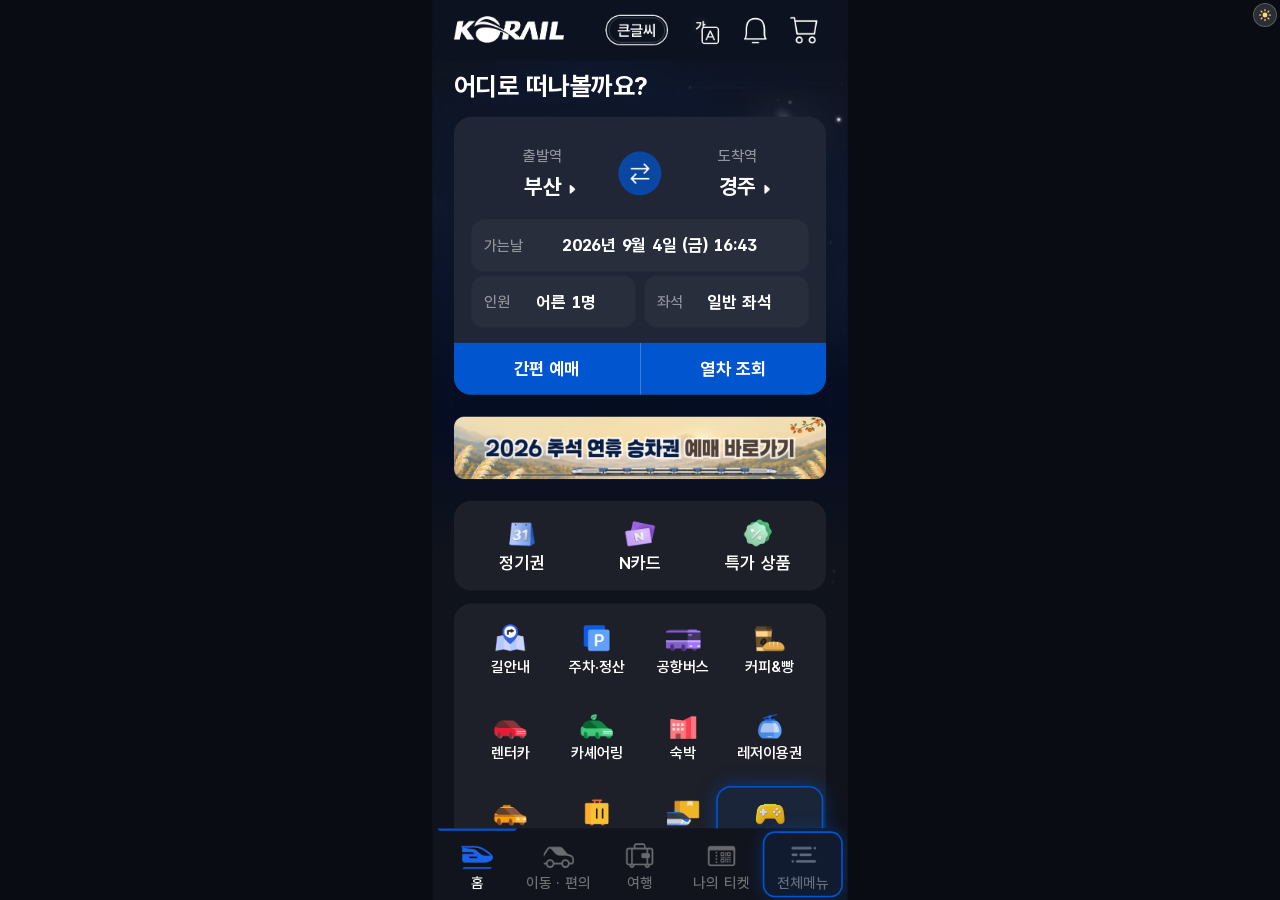
<file: index.html>
<!DOCTYPE html>
<html lang="ko">
<head>
<meta charset="utf-8">
<meta name="viewport" content="width=device-width,initial-scale=1,viewport-fit=cover">
<title>코레일플러스 — 홈</title>
<link rel="stylesheet" href="app.css">
<script src="fit.js"></script>
<script src="theme.js"></script>
<!-- minigame:start (탄소리포트 전용 빌드에서 제거되는 구간 — scripts/build-carbon.mjs) -->
<style>
  /* ═══ 미니게임 폴더 오버레이 (갤럭시 앱 폴더 스타일) ═══ */
  .folder-overlay{position:fixed;inset:0;z-index:50;
    display:flex;align-items:center;justify-content:center;}
  .folder-overlay.hidden{display:none;}

  .folder-bg{position:absolute;inset:0;background:rgba(0,0,0,.4);
    backdrop-filter:blur(12px);-webkit-backdrop-filter:blur(12px);
    opacity:0;transition:opacity .28s ease;}
  .folder-overlay.show .folder-bg{opacity:1;}

  .folder-container{position:relative;width:300px;max-width:80vw;
    background:#1D1F29;border-radius:28px;padding:19.335px 20px 19.99px;
    transform:scale(.3);opacity:0;
    transform-origin:var(--origin-x,50%) var(--origin-y,50%);
    transition:transform .32s cubic-bezier(.2,.9,.3,1.15),opacity .22s ease;
    box-shadow:0 20px 30px rgba(0,0,0,.5);}
  .folder-overlay.show .folder-container{transform:scale(1);opacity:1;}

  .folder-header h2{font-size:17.8px;line-height:21.33px;font-weight:700;}
  .folder-sub{margin-top:4.01px;font-size:13.5px;line-height:16.36px;color:#91939A;}

  /* 갤럭시 폴더 스타일 — Figma node 24:2887 실측값(피그마 프레임 "Background+Shadow") 그대로 적용 */
  .folder-grid{display:flex;align-items:flex-start;gap:12px;margin-top:16px;}
  .folder-app{position:relative;display:flex;flex-direction:column;
    align-items:center;justify-content:center;gap:6px;width:78px;
    border:0;background:none;padding:0;cursor:pointer;font-family:inherit;color:var(--txt);}

  .folder-icon{position:relative;width:78px;height:78px;border-radius:18px;}
  .folder-icon img{position:absolute;inset:0;width:100%;height:100%;
    border-radius:18px;object-fit:cover;}
  .folder-app.main .label{font-size:13.5px;line-height:16.36px;font-weight:700;text-align:center;}

  .folder-lockbox{position:relative;width:78px;height:78px;border-radius:18px;
    display:flex;align-items:center;justify-content:center;
    background:rgba(255,255,255,.05);opacity:.55;}
  .folder-app.locked .lock-icon{position:absolute;top:8px;right:8.33px;font-size:12px;}
  .folder-app.locked .q-icon{font-size:26px;line-height:1;}
  .folder-app.locked .hint{font-size:13.5px;line-height:16.36px;font-weight:600;color:#91939A;text-align:center;}

  .folder-app .badge-new{position:absolute;top:-6px;left:-6px;
    background:#0156D0;color:#fff;font-size:10px;
    padding:2px 8px;border-radius:10px;font-weight:700;}

  /* Coming soon 모달 */
  .modal{position:fixed;inset:0;z-index:60;display:flex;align-items:center;justify-content:center;
    background:rgba(0,0,0,.6);padding:24px;opacity:0;transition:opacity .2s ease;}
  .modal.hidden{display:none;}
  .modal.show{opacity:1;}
  .modal-box{width:100%;max-width:280px;background:var(--card-alt);
    border-radius:var(--r-card);padding:24px 20px;text-align:center;}
  .modal-box h3{font-size:var(--fs-2xl);line-height:var(--lh-2xl);font-weight:700;}
  .modal-box p{margin-top:10px;font-size:var(--fs-sm);line-height:1.6;color:var(--dim);}
  .modal-box button{margin-top:18px;width:100%;height:var(--tap);border:0;
    border-radius:var(--r-field);background:var(--primary);color:#fff;
    font-family:inherit;font-size:var(--fs-lg);font-weight:700;cursor:pointer;}

  @media (prefers-reduced-motion: reduce){
    .folder-bg,.folder-container,.modal{transition:none;}
  }
</style>
<!-- minigame:end -->
</head>
<body data-demo="on">
<script src="transition.js"></script>
<div class="app home">

  <!-- ═══ 헤더 (고정) ═══ -->
  <header class="appbar">
    <img class="logo" src="img/logo.png" alt="KORAIL">
    <div class="spacer"></div>
    <img class="pill" src="img/pill_bigtext.png" alt="큰글씨">
    <img class="hic" src="img/ic_lang.png" alt="언어">
    <img class="hic" src="img/ic_bell.png" alt="알림">
    <img class="hic" src="img/ic_cart.png" alt="장바구니">
  </header>

  <!-- ═══ 스크롤 영역 ═══ -->
  <main class="scroll">
    <h1 class="title">어디로 떠나볼까요?</h1>

    <!-- 검색 카드 -->
    <section class="card search">
      <div class="stations">
        <div class="st">
          <span class="lb">출발역</span>
          <span class="nm">부산<img class="arw" src="img/arrow.png" alt=""></span>
        </div>
        <img class="swap" src="img/ic_swap.png" alt="바꾸기">
        <div class="st">
          <span class="lb">도착역</span>
          <span class="nm">경주<img class="arw" src="img/arrow.png" alt=""></span>
        </div>
      </div>

      <div class="fld"><span class="lb">가는날</span><span class="vl">2026년 9월 4일 (금) 16:43</span></div>
      <div class="fld-row">
        <div class="fld"><span class="lb">인원</span><span class="vl">어른 1명</span></div>
        <div class="fld"><span class="lb">좌석</span><span class="vl">일반 좌석</span></div>
      </div>

      <div class="btns"><button>간편 예매</button><button>열차 조회</button></div>
    </section>

    <!-- 배너 -->
    <img class="banner" src="img/banner.png" alt="2026 추석 연휴 승차권 예매 바로가기">

    <!-- 정기권 / N카드 / 특가 상품 -->
    <section class="card quick">
      <a class="cell"><span class="ic"><img src="img/ic_pass.png" style="width:24.18px"></span><span class="lb">정기권</span></a>
      <a class="cell"><span class="ic"><img src="img/ic_ncard.png" style="width:27.73px"></span><span class="lb">N카드</span></a>
      <a class="cell"><span class="ic"><img src="img/ic_special.png" style="width:25.96px"></span><span class="lb">특가 상품</span></a>
    </section>

    <!-- 서비스 그리드 4×3 -->
    <section class="card grid">
      <a class="cell"><span class="ic"><img src="img/ic_map.png"     style="width:27.73px"></span><span class="lb">길안내</span></a>
      <a class="cell"><span class="ic"><img src="img/ic_parking.png" style="width:24.18px"></span><span class="lb">주차·정산</span></a>
      <a class="cell"><span class="ic"><img src="img/ic_bus.png"     style="width:32.00px"></span><span class="lb">공항버스</span></a>
      <a class="cell"><span class="ic"><img src="img/ic_coffee.png"  style="width:27.38px"></span><span class="lb">커피&amp;빵</span></a>

      <a class="cell"><span class="ic"><img src="img/ic_rent.png"    style="width:29.16px"></span><span class="lb">렌터카</span></a>
      <a class="cell"><span class="ic"><img src="img/ic_share.png"   style="width:29.16px"></span><span class="lb">카셰어링</span></a>
      <a class="cell"><span class="ic"><img src="img/ic_stay.png"    style="width:24.18px"></span><span class="lb">숙박</span></a>
      <a class="cell"><span class="ic"><img src="img/ic_leisure.png" style="width:22.76px"></span><span class="lb">레저이용권</span></a>

      <a class="cell"><span class="ic"><img src="img/ic_taxi.png"    style="width:29.16px"></span><span class="lb">관광택시</span></a>
      <a class="cell"><span class="ic"><img src="img/ic_lug.png"     style="width:22.76px"></span><span class="lb">짐배송</span></a>
      <a class="cell"><span class="ic"><img src="img/ic_parcel.png"  style="width:30.58px"></span><span class="lb">레일택배</span></a>

      <!-- minigame:start -->
      <!-- ★ 신규 -->
      <a class="cell new" id="miniGameCell" href="game.html" data-transition="none">
        <span class="ic"><img src="img/ic_game.png" style="width:29.87px"></span>
        <span class="lb">미니게임</span>
      </a>
      <!-- minigame:end -->
    </section>

    <!-- 하단 2카드 -->
    <div class="duo">
      <a class="card tile">
        <img class="tic" src="img/tile_trainmap.png" alt="">
        <span class="tt">열차 지도 보기</span>
        <span class="td">모든 열차 운행 정보를 한 눈에 확인</span>
      </a>
      <a class="card tile">
        <img class="tic" src="img/tile_railplus.png" alt="">
        <span class="tt">레일플러스</span>
        <span class="td">KTX 마일리지로 대중교통까지!</span>
      </a>
    </div>

    <div class="tail"></div>
  </main>

  <!-- ═══ 탭바 (고정) ═══ -->
  <nav class="tabbar">
    <a class="tab on" href="index.html"><img class="on-i" src="img/tab_home_on.png"><img class="off-i" src="img/tab_home_off.png"><span>홈</span></a>
    <a class="tab" data-transition="fade"><img class="on-i" src="img/tab_move_off.png"><img class="off-i" src="img/tab_move_off.png"><span>이동 · 편의</span></a>
    <a class="tab" data-transition="fade"><img class="on-i" src="img/tab_travel_off.png"><img class="off-i" src="img/tab_travel_off.png"><span>여행</span></a>
    <a class="tab" data-transition="fade"><img class="on-i" src="img/tab_ticket_off.png"><img class="off-i" src="img/tab_ticket_off.png"><span>나의 티켓</span></a>
    <a class="tab cue" href="allmenu.html" data-transition="fade"><img class="on-i" src="img/tab_menu_on.png"><img class="off-i" src="img/tab_menu_off.png"><span>전체메뉴</span></a>
  </nav>

</div>

<!-- minigame:start -->
<!-- ═══ 미니게임 폴더 오버레이 ═══ -->
<div id="folderOverlay" class="folder-overlay hidden">
  <div id="folderBg" class="folder-bg"></div>
  <div id="folderContainer" class="folder-container">
    <div class="folder-header">
      <h2>미니게임</h2>
      <p class="folder-sub">기차와 함께하는 즐거운 순간들</p>
    </div>
    <div class="folder-grid">
      <a class="folder-app main" href="game.html" data-transition="fade">
        <span class="folder-icon">
          <img src="img/ic_railrun.png" alt="">
          <span class="badge-new">NEW</span>
        </span>
        <span class="label">레일런</span>
      </a>
      <button class="folder-app locked" type="button" data-hint="겨울 준비중">
        <span class="folder-lockbox">
          <span class="q-icon">?</span>
          <span class="lock-icon">🔒</span>
        </span>
        <span class="hint">준비중</span>
      </button>
      <button class="folder-app locked" type="button" data-hint="준비중">
        <span class="folder-lockbox">
          <span class="q-icon">?</span>
          <span class="lock-icon">🔒</span>
        </span>
        <span class="hint">준비중</span>
      </button>
    </div>
  </div>
</div>

<div id="comingSoonModal" class="modal hidden">
  <div class="modal-box">
    <h3>곧 만나요!</h3>
    <p>다음 업데이트에서 새로운 미니게임을 <br> 공개할 예정이에요.</p>
    <button id="modalConfirm" type="button">확인</button>
  </div>
</div>

<script>
(() => {
  const cell = document.getElementById('miniGameCell');
  const overlay = document.getElementById('folderOverlay');
  const bg = document.getElementById('folderBg');
  const container = document.getElementById('folderContainer');
  const modal = document.getElementById('comingSoonModal');
  const reduceMotion = matchMedia('(prefers-reduced-motion: reduce)').matches;

  // 클릭한 아이콘 위치를 transform-origin(%)으로 환산해
  // "그 자리에서 커지는" 갤럭시 폴더 느낌을 낸다.
  // offsetWidth/Height 는 transform(scale)의 영향을 받지 않는 실제 레이아웃
  // 크기라, 컨테이너가 아직 scale(.3) 상태여도 최종 크기를 그대로 읽을 수 있다.
  function openFolder(){
    const r = cell.getBoundingClientRect();
    const iconCX = r.left + r.width/2;
    const iconCY = r.top + r.height/2;

    overlay.classList.remove('hidden');
    const cw = container.offsetWidth, ch = container.offsetHeight;
    const cLeft = (innerWidth - cw)/2, cTop = (innerHeight - ch)/2;
    container.style.setProperty('--origin-x', (cw ? ((iconCX-cLeft)/cw)*100 : 50)+'%');
    container.style.setProperty('--origin-y', (ch ? ((iconCY-cTop)/ch)*100 : 50)+'%');

    history.pushState({ folderOpen:true }, '');

    if(reduceMotion){ overlay.classList.add('show'); return; }
    requestAnimationFrame(()=>{
      requestAnimationFrame(()=> overlay.classList.add('show'));
    });
  }
  function closeFolderVisual(){
    overlay.classList.remove('show');
    if(reduceMotion) overlay.classList.add('hidden');
  }
  // 뒤로가기와 배경 클릭이 같은 닫힘 경로(popstate)를 타도록 통일
  function requestCloseFolder(){
    if(history.state && history.state.folderOpen) history.back();
    else closeFolderVisual();
  }
  container.addEventListener('transitionend', ()=>{
    if(!overlay.classList.contains('show')) overlay.classList.add('hidden');
  });
  window.addEventListener('popstate', ()=>{
    if(!modal.classList.contains('hidden')) closeModal();
    if(!overlay.classList.contains('hidden')) closeFolderVisual();
  });
  // 이 페이지를 벗어날 때(레일런 진입 등 실제 페이지 이동)는 폴더/모달을
  // 즉시 닫힌 기본 상태로 되돌려 둔다. 뒤로가기(bfcache 복원)는 이 시점의
  // DOM 스냅샷을 그대로 보여주므로, 그래야 game.html → 뒤로가기 시
  // "폴더가 열린 홈화면"이 아니라 기본 홈화면이 보인다.
  window.addEventListener('pagehide', ()=>{
    overlay.classList.remove('show');
    overlay.classList.add('hidden');
    modal.classList.remove('show');
    modal.classList.add('hidden');
  });

  cell.addEventListener('click', e=>{
    e.preventDefault();
    openFolder();
  });
  bg.addEventListener('click', requestCloseFolder);

  function openModal(){
    modal.classList.remove('hidden');
    if(reduceMotion){ modal.classList.add('show'); return; }
    requestAnimationFrame(()=> modal.classList.add('show'));
  }
  function closeModal(){
    modal.classList.remove('show');
    if(reduceMotion) modal.classList.add('hidden');
  }
  modal.addEventListener('transitionend', ()=>{
    if(!modal.classList.contains('show')) modal.classList.add('hidden');
  });
  document.querySelectorAll('.folder-app.locked').forEach(btn=>{
    btn.addEventListener('click', openModal);
  });
  document.getElementById('modalConfirm').addEventListener('click', closeModal);
  modal.addEventListener('click', e=>{ if(e.target===modal) closeModal(); });
})();
</script>
<!-- minigame:end -->
</body>
</html>
</file>
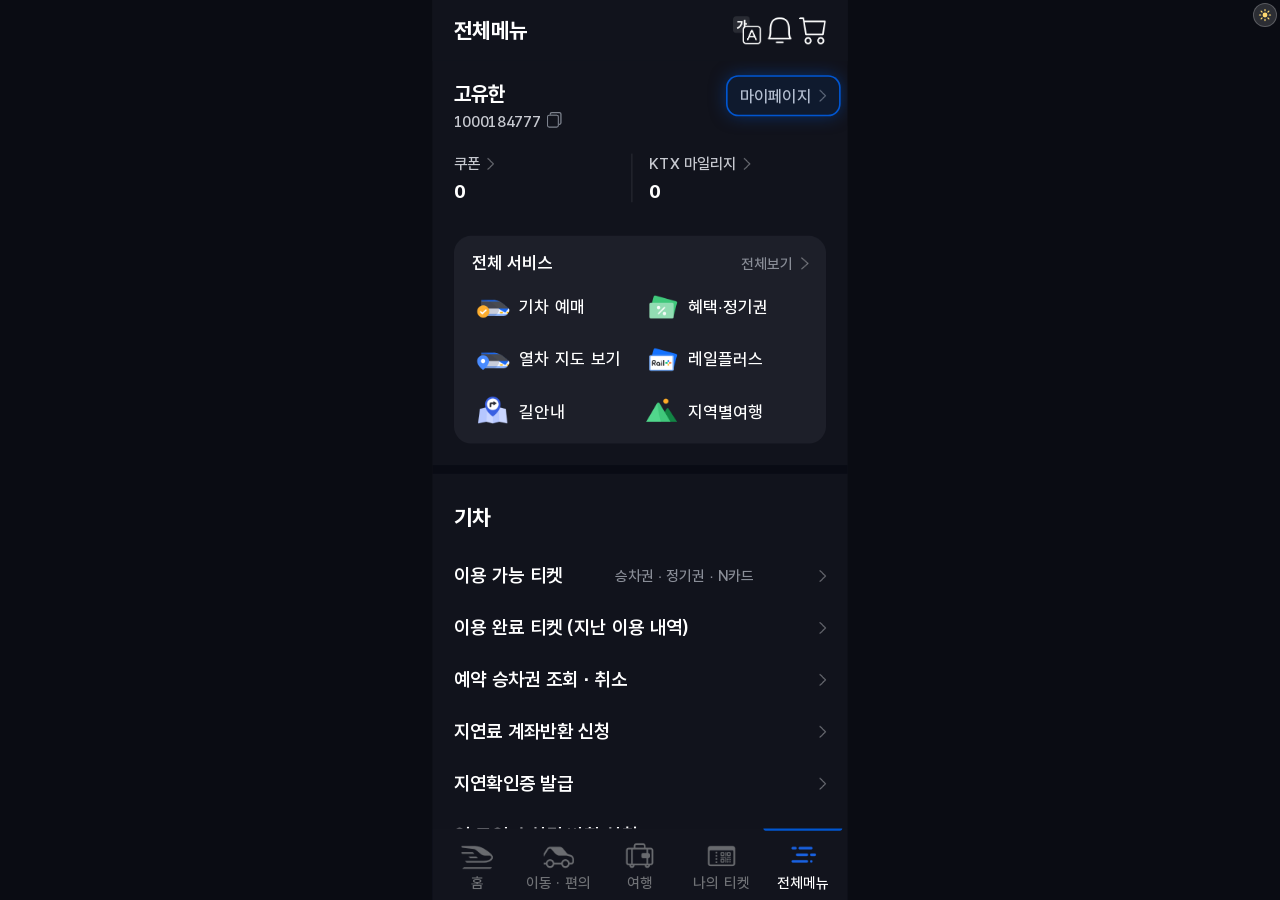
<file: allmenu.html>
<!DOCTYPE html>
<html lang="ko">
<head>
<meta charset="utf-8">
<meta name="viewport" content="width=device-width,initial-scale=1,viewport-fit=cover">
<title>코레일플러스 — 전체메뉴</title>
<link rel="stylesheet" href="app.css">
<script src="fit.js"></script>
<script src="theme.js"></script>
</head>
<body data-demo="on">
<script src="transition.js"></script>
<div class="app menu">

  <header class="appbar am">
    <h1>전체메뉴</h1>
    <div class="spacer"></div>
    <img class="hic" src="img/am_lang.png" style="width:25.24px" alt="언어">
    <img class="hic" src="img/am_bell.png" style="width:21.33px" alt="알림">
    <img class="hic" src="img/am_cart.png" style="width:25.60px" alt="장바구니">
  </header>

  <main class="scroll am-scroll">

    <!-- 프로필 -->
    <div class="profile">
      <div class="pl">
        <div class="pname">고유한</div>
        <div class="pid">1000184777 <span class="copy"></span></div>
      </div>
      <a class="pmy cue-row" href="mypage.html" data-transition="fade">마이페이지 <img src="img/chevron.png" alt=""></a>
    </div>

    <!-- 쿠폰 / 마일리지 -->
    <div class="stat">
      <a class="s"><span class="k">쿠폰 <img src="img/chevron.png" alt=""></span><span class="v">0</span></a>
      <a class="s"><span class="k">KTX 마일리지 <img src="img/chevron.png" alt=""></span><span class="v">0</span></a>
    </div>

    <!-- 전체 서비스 -->
    <section class="card svc">
      <div class="svchead"><span>전체 서비스</span><a class="more">전체보기 <img src="img/chevron.png" alt=""></a></div>
      <div class="svcgrid">
        <a class="si"><img src="img/sv_ticket.png?v=20261004" alt=""><span>기차 예매</span></a>
        <a class="si"><img src="img/sv_pass.png?v=20261004" alt=""><span>혜택∙정기권</span></a>
        <a class="si"><img src="img/sv_map.png?v=20261004" alt=""><span>열차 지도 보기</span></a>
        <a class="si"><img src="img/sv_railplus.png?v=20261004" alt=""><span>레일플러스</span></a>
        <a class="si"><img src="img/sv_nav.png?v=20261004" alt=""><span>길안내</span></a>
        <a class="si"><img src="img/sv_region.png?v=20261004" alt=""><span>지역별여행</span></a>
      </div>
    </section>

    <div class="band"></div>

    <!-- 기차 -->
    <h2 class="grp">기차</h2>
    <a class="row">이용 가능 티켓<span class="sub">승차권 ∙ 정기권 ∙ N카드</span><img src="img/chevron.png" alt=""></a>
    <a class="row">이용 완료 티켓 (지난 이용 내역)<img src="img/chevron.png" alt=""></a>
    <a class="row">예약 승차권 조회 ∙ 취소<img src="img/chevron.png" alt=""></a>
    <a class="row">지연료 계좌반환 신청<img src="img/chevron.png" alt=""></a>
    <a class="row">지연확인증 발급<img src="img/chevron.png" alt=""></a>
    <a class="row">역 구입 승차권 반환 신청<img src="img/chevron.png" alt=""></a>
    <a class="row">KTX 동행자 마일리지 적립<img src="img/chevron.png" alt=""></a>
    <a class="row">열차 출발안내<img src="img/chevron.png" alt=""></a>
    <a class="row">기업 전용 서비스<img class="ext" src="img/ic_ext.png" alt=""></a>

    <div class="band"></div>

    <!-- 이동 · 편의 & 여행 -->
    <h2 class="grp">이동 · 편의 &amp; 여행</h2>
    <a class="row">이용 가능 티켓<span class="sub">이용권 ∙ 패스</span><img src="img/chevron.png" alt=""></a>
    <a class="row">이용 완료 티켓 (지난 이용 내역)<img src="img/chevron.png" alt=""></a>
    <a class="row">예약 여행 상품 조회 ∙ 취소<img src="img/chevron.png" alt=""></a>
    <a class="row">여행상품 QR코드 인증하기<img src="img/chevron.png" alt=""></a>

    <div class="band"></div>

    <!-- 고객 지원 -->
    <h2 class="grp">고객 지원</h2>
    <div class="duo2">
      <a class="cs"><img src="img/ic_phone.png" style="width:12.8px">전화상담 연결</a>
      <a class="cs"><img src="img/ic_chat.png" style="width:14.93px">채팅상담 연결</a>
    </div>
    <a class="row">공지사항<img src="img/chevron.png" alt=""></a>
    <a class="row">자주하는 질문<img src="img/chevron.png" alt=""></a>
    <a class="row">유실물 신고<img src="img/chevron.png" alt=""></a>
    <a class="row">철도 범죄 신고<img src="img/chevron.png" alt=""></a>
    <a class="row">암표 제보<img src="img/chevron.png" alt=""></a>

    <div class="band"></div>

    <!-- 서비스 관리 -->
    <h2 class="grp">서비스 관리</h2>
    <a class="row">알림 설정<img src="img/chevron.png" alt=""></a>
    <a class="row">화면 모드 설정<span class="sub" data-light-text="밝은 모드">어두운 모드</span><img src="img/chevron.png" alt=""></a>
    <div class="row">승차권 자동 갱신 (30초)<span class="sw on"></span></div>
    <a class="row">약관 및 정책<img src="img/chevron.png" alt=""></a>
    <a class="row">사업자 정보<img src="img/chevron.png" alt=""></a>
    <div class="row">버전 정보<span class="sub ver">7.0.5</span></div>

    <div class="tail"></div>
  </main>

  <nav class="tabbar">
    <a class="tab" href="index.html" data-transition="fade"><img class="on-i" src="img/tab_home_on.png"><img class="off-i" src="img/tab_home_off.png"><span>홈</span></a>
    <a class="tab" data-transition="fade"><img class="on-i" src="img/tab_move_off.png"><img class="off-i" src="img/tab_move_off.png"><span>이동 · 편의</span></a>
    <a class="tab" data-transition="fade"><img class="on-i" src="img/tab_travel_off.png"><img class="off-i" src="img/tab_travel_off.png"><span>여행</span></a>
    <a class="tab" data-transition="fade"><img class="on-i" src="img/tab_ticket_off.png"><img class="off-i" src="img/tab_ticket_off.png"><span>나의 티켓</span></a>
    <a class="tab on" href="allmenu.html" data-transition="fade"><img class="on-i" src="img/tab_menu_on.png"><img class="off-i" src="img/tab_menu_off.png"><span>전체메뉴</span></a>
  </nav>

</div>
</body>
</html>
</file>
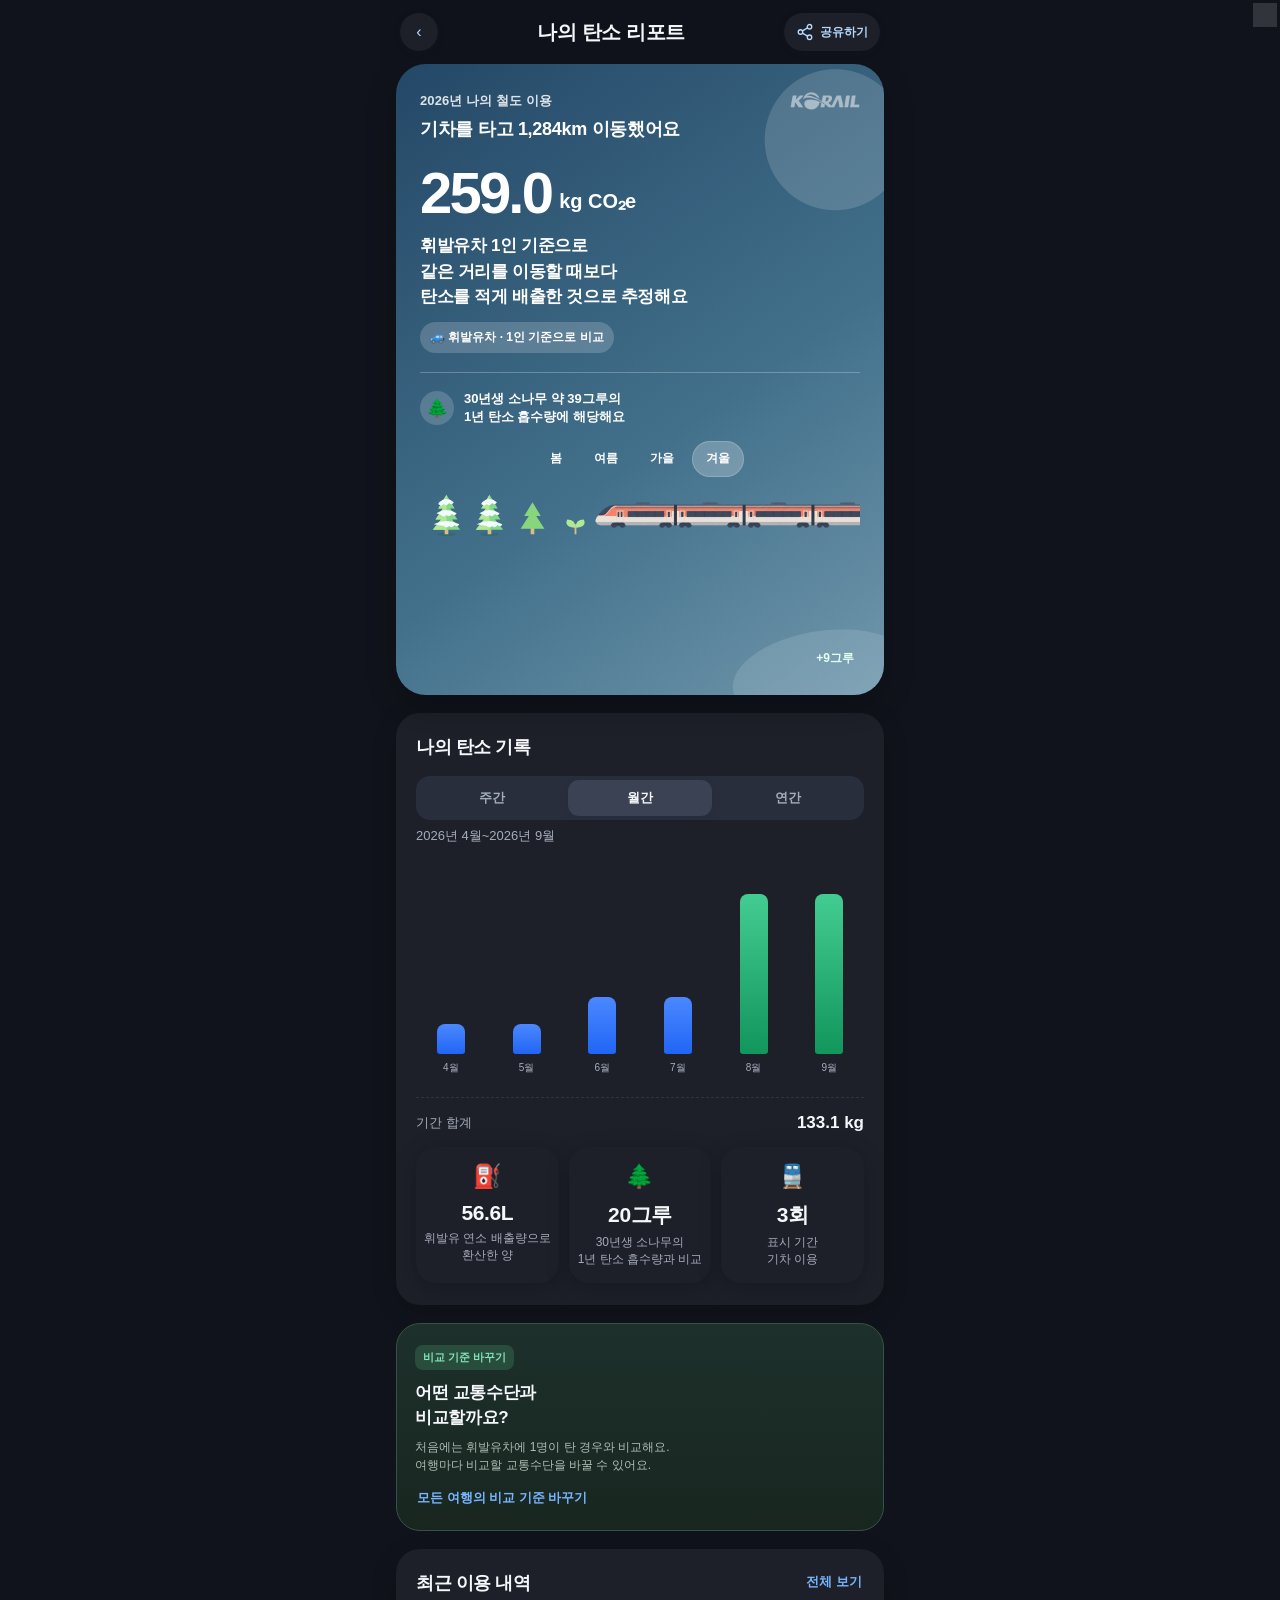
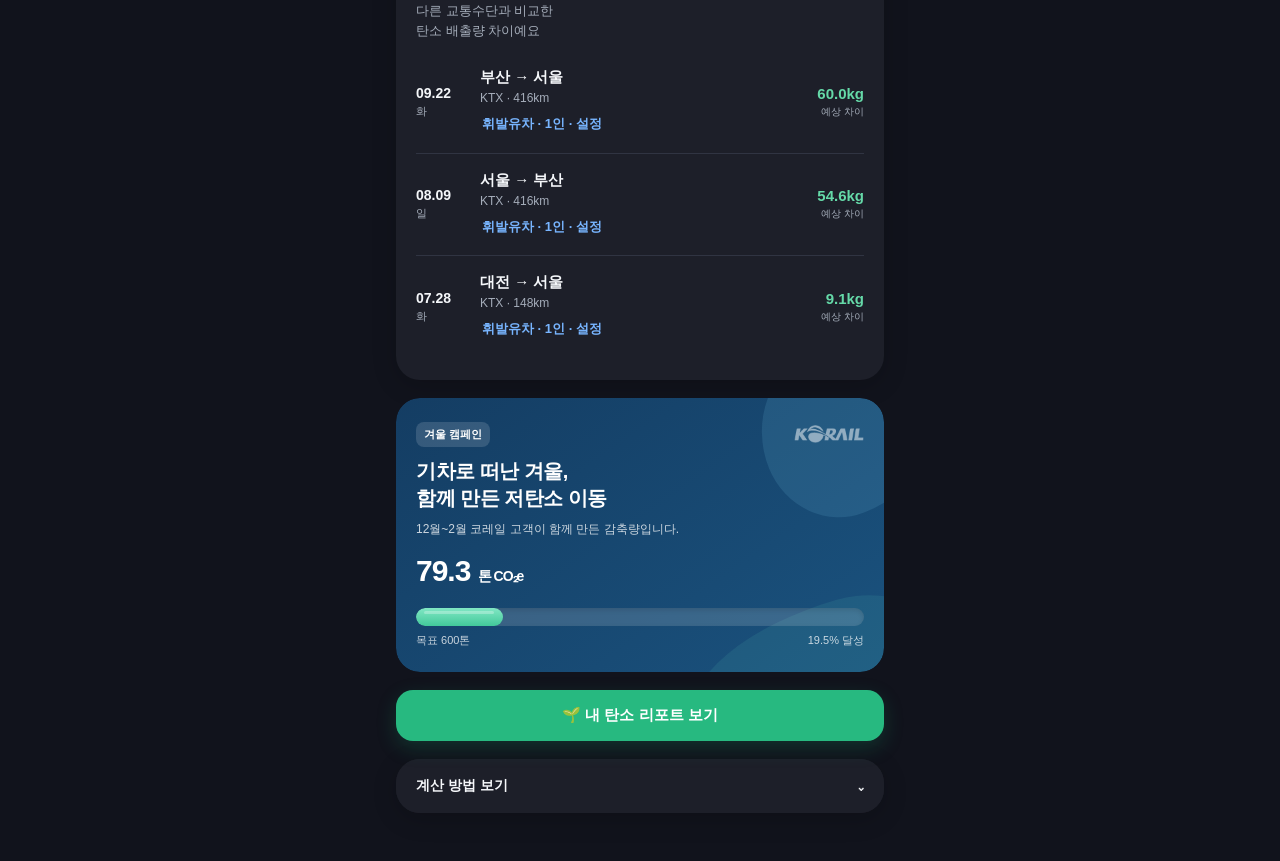
<file: carbon-report.html>
<!DOCTYPE html>
<html lang="ko">
<head>
<meta charset="UTF-8" />
<meta name="viewport" content="width=device-width, initial-scale=1.0" />
<script src="theme.js"></script>
<!-- 카카오 Developers JavaScript 키를 입력하고 SDK 도메인 및 제품 링크 도메인을 등록한다. -->
<meta name="kakao-javascript-key" content="" />
<script defer src="https://t1.kakaocdn.net/kakao_js_sdk/2.8.3/kakao.min.js" crossorigin="anonymous"></script>
<title>나의 탄소 리포트 | KORAIL</title>
<meta name="description" content="철도 이용에 따른 예상 탄소배출 차이를 확인하는 코레일 탄소 리포트" />
<link rel="icon" type="image/svg+xml" href="data:image/svg+xml,%3Csvg xmlns='http://www.w3.org/2000/svg' viewBox='0 0 32 32'%3E%3Crect width='32' height='32' rx='9' fill='%2319a66f'/%3E%3Cpath d='M9 22V10h4v5l6-5h5l-8 6 8 6h-5l-6-5v5z' fill='white'/%3E%3C/svg%3E" />
<style>
:root{
  --bg:#f4f6f8;
  --card:#ffffff;
  --text:#121820;
  --muted:#74808d;
  --line:#e8edf1;
  --navy:#123b61;
  --blue:#2779d7;
  --green:#19a66f;
  --green2:#0f8e5d;
  --soft-green:#eaf8f2;
  --soft-blue:#eef6ff;
  --yellow:#ffcc4d;
  --shadow:0 10px 30px rgba(21,45,68,.08);
  --radius:24px;
}
*{box-sizing:border-box}
body{
  margin:0;
  background:var(--bg);
  color:var(--text);
  font-family:-apple-system,BlinkMacSystemFont,"Pretendard","Noto Sans KR","Segoe UI",sans-serif;
}
button{font:inherit}
.app{
  width:min(100%, 520px);
  margin:0 auto;
  min-height:100vh;
  padding:0 0 48px;
}
.topbar{
  position:sticky; top:0; z-index:20;
  display:flex; align-items:center; justify-content:space-between;
  height:64px; padding:0 20px;
  background:rgba(244,246,248,.92);
  backdrop-filter:blur(14px);
}
.topbar h1{
  font-size:20px; margin:0; letter-spacing:-.4px;
}
.icon-btn{
  width:38px;height:38px;border:0;border-radius:50%;
  background:#fff;color:var(--navy);
  box-shadow:0 2px 10px rgba(20,45,70,.06);
  display:grid;place-items:center;cursor:pointer;
}
.content{padding:0 16px}
#reportShare{width:auto;flex-shrink:0;border-radius:999px;display:flex;gap:6px;padding:0 12px;font:inherit;font-size:12px;font-weight:700;white-space:nowrap}
#reportShare svg{width:18px;height:18px}
@media(max-width:380px){.topbar{padding:0 16px;gap:8px}.topbar h1{font-size:17px}#reportShare{padding:0 9px;gap:4px}}
.hero{
  position:relative;
  overflow:hidden;
  border-radius:30px;
  padding:28px 24px 24px;
  background:
    radial-gradient(circle at 90% 12%, rgba(255,255,255,.28) 0 70px, transparent 71px),
    linear-gradient(145deg,#0f8e65 0%,#1da978 58%,#39bd8f 100%);
  color:#fff;
  box-shadow:var(--shadow);
}
.hero::after{
  content:"";
  position:absolute;right:-28px;bottom:-26px;
  width:180px;height:90px;
  background:rgba(255,255,255,.12);
  border-radius:50% 50% 0 0;
  transform:rotate(-9deg);
}
.eyebrow{
  font-size:13px;font-weight:700;opacity:.84;letter-spacing:.1px
}
.hero-head{position:relative;z-index:1;display:flex;align-items:center;justify-content:space-between;gap:12px}
.hero-brand,.campaign-brand{display:block;flex-shrink:0;width:70px;height:auto;opacity:.5;user-select:none}
.distance{
  margin-top:7px;font-size:18px;font-weight:700;letter-spacing:-.3px
}
.hero-main{
  margin-top:24px;display:flex;align-items:flex-end;gap:8px
}
.hero-number{
  font-size:58px;line-height:.95;font-weight:800;letter-spacing:-2.8px
}
.hero-unit{font-size:20px;font-weight:700;padding-bottom:5px}
.hero-title{
  margin-top:13px;font-size:17px;line-height:1.5;font-weight:700;letter-spacing:-.35px
}
.badge{
  display:inline-flex;align-items:center;gap:6px;
  margin-top:12px;padding:7px 10px;border-radius:999px;
  background:rgba(255,255,255,.18);
  font-size:12px;font-weight:700
}
.tree-row{
  margin-top:19px;padding-top:17px;border-top:1px solid rgba(255,255,255,.25);
  display:flex;align-items:center;gap:10px;font-size:13px;font-weight:600
}
.tree-icon{
  width:34px;height:34px;border-radius:50%;background:rgba(255,255,255,.17);
  display:grid;place-items:center;font-size:18px
}
.pine-forest{position:relative;margin-top:16px;padding:0 6px 4px;overflow:hidden}
.forest-trees{display:grid;grid-template-columns:repeat(10,minmax(0,1fr));gap:8px 2px;align-items:end;min-height:44px}
.forest-tree{width:100%;height:44px;display:block;transform-origin:50% 100%}
.forest-stage{opacity:0;transition:opacity 140ms ease}
.forest-stage.is-current{opacity:1}
.forest-train{position:absolute;left:0;top:0;width:320px;aspect-ratio:7.5;overflow:hidden;pointer-events:none;z-index:2}
.forest-train img{position:absolute;left:0;top:-80%;display:block;width:100%;height:auto;max-width:none}
.forest-train[hidden]{display:none}
@media(prefers-reduced-motion:reduce){.forest-stage{transition:none}}
.forest-more{text-align:right;margin-top:9px;font-size:12px;font-weight:700;color:#ddfff1}
.forest-more[hidden]{display:none}
.pine-forest:not(.is-visible) .forest-tree{opacity:0}
.tree-icon{flex-shrink:0}
.hero[data-season="spring"]{background:radial-gradient(circle at 90% 12%,#ffffff38 0 70px,transparent 71px),linear-gradient(145deg,#287fa5,#409dbb 58%,#79bdd0)}
.hero[data-season="autumn"]{background:radial-gradient(circle at 90% 12%,#ffffff26 0 70px,transparent 71px),linear-gradient(145deg,#8b472c,#b66b36 58%,#ce9454)}
.hero[data-season="winter"]{background:radial-gradient(circle at 90% 12%,#ffffff26 0 70px,transparent 71px),linear-gradient(145deg,#244867,#42708b 58%,#7097ac)}
.season-tabs{position:relative;z-index:1;display:flex;justify-content:center;gap:4px;margin-top:15px}
.season-tabs button{border:0;border-radius:999px;padding:8px 14px;background:transparent;color:#fff;font:inherit;font-size:12px;font-weight:700;cursor:pointer;min-height:36px}
.season-tabs button[aria-pressed="true"]{background:rgba(255,255,255,.24);box-shadow:inset 0 0 0 1px #ffffff30}
.season-tabs button:hover{background:rgba(255,255,255,.16)}
@media(max-width:380px){.season-tabs{gap:2px}.season-tabs button{padding:8px 10px}}
.season-decoration,.autumn-canopy{display:none}
.hero[data-season="spring"] .spring-decoration,.hero[data-season="winter"] .winter-decoration{display:block}
.hero[data-season="autumn"] .autumn-canopy{display:block}
.hero[data-season="autumn"] .pine-canopy{display:none}
.season-detail{opacity:0;transform:scale(.5);transform-box:fill-box;transform-origin:center}
.forest-tree[data-stage="4"] .season-detail{animation:season-bloom 400ms ease both;animation-delay:var(--detail-delay,0ms)}
@keyframes season-bloom{to{opacity:1;transform:scale(1)}}
@media(prefers-reduced-motion:reduce){.forest-tree[data-stage="4"] .season-detail{animation:none;opacity:1;transform:none}}
.section{
  margin-top:18px;background:var(--card);border-radius:var(--radius);
  box-shadow:0 6px 24px rgba(26,45,63,.055);
  overflow:hidden;
}
.section-pad{padding:22px 20px}
.section-head{
  display:flex;align-items:flex-start;justify-content:space-between;gap:16px
}
.section-title{
  font-size:18px;font-weight:800;letter-spacing:-.45px;margin:0
}
.section-sub{
  margin:6px 0 0;color:var(--muted);font-size:13px;line-height:1.55
}
.text-btn{
  border:0;background:none;color:var(--blue);font-size:13px;font-weight:700;cursor:pointer;padding:2px
}
.segment{
  display:grid;grid-template-columns:repeat(3,1fr);gap:4px;
  margin-top:17px;padding:4px;background:#f1f4f6;border-radius:14px
}
.segment button{
  border:0;background:transparent;border-radius:11px;padding:9px 0;
  font-size:13px;color:#87919a;font-weight:700;cursor:pointer
}
.segment button.active{
  background:#fff;color:var(--text);box-shadow:0 2px 8px rgba(17,39,59,.08)
}
.chart{
  margin-top:42px;height:210px;display:flex;align-items:flex-end;gap:10px;
  padding:0 2px 22px;border-bottom:1px dashed var(--line);position:relative
}
.bar-wrap{flex:1;height:100%;display:flex;flex-direction:column;justify-content:flex-end;align-items:center;gap:7px}
.bar{
  width:100%;max-width:28px;
  background:linear-gradient(180deg,#4b88ff,#2165f5);
  border-radius:8px 8px 3px 3px;min-height:8px;
  transition:.3s ease;
}
.bar.is-max{background:linear-gradient(180deg,#43cc91,#11965c)}
.bar-label{font-size:11px;color:#8c96a0}
.chart-total{
  margin-top:15px;display:flex;justify-content:space-between;align-items:center
}
.chart-total span{font-size:13px;color:var(--muted)}
.chart-total strong{font-size:17px}
.stats{
  margin-top:14px;display:grid;grid-template-columns:repeat(3,1fr);gap:10px
}
.stat{
  background:#f7f7fd;border-radius:20px;padding:16px 8px;text-align:center;
  box-shadow:none;
  min-height:118px;
}
.stat .emoji{font-size:23px}
.stat strong{display:block;margin-top:11px;font-size:21px;letter-spacing:-.4px}
.stat span{display:block;margin-top:5px;font-size:12px;color:var(--muted);line-height:1.4}
.accuracy{
  margin-top:18px;border:1px solid #dbeee6;background:linear-gradient(180deg,#f8fffb,#f0fbf6);
  border-radius:24px;padding:21px 18px
}
.accuracy .mini-badge{
  display:inline-block;padding:5px 8px;border-radius:8px;background:#dff5eb;color:#128459;
  font-size:11px;font-weight:800
}
.question{
  margin-top:11px;font-size:17px;font-weight:800;line-height:1.45;letter-spacing:-.35px
}
.q-desc{font-size:12px;color:#73877f;line-height:1.55;margin-top:7px}
.choice-grid{
  display:grid;grid-template-columns:repeat(2,minmax(0,1fr));gap:8px;margin-top:15px
}
.choice{
  border:1px solid #dfe8e3;background:#fff;border-radius:14px;padding:12px 10px;
  text-align:center;cursor:pointer;font-weight:700;font-size:13px;color:#34433d;min-width:0;white-space:nowrap;
}
.choice.active{
  border-color:#1ba571;background:#e9f8f1;color:#0e8258;box-shadow:inset 0 0 0 1px #1ba571
}
.passenger{display:none;margin-top:14px}
.passenger.show{display:block}
.passenger-label{font-size:12px;font-weight:700;color:#52665d;margin-bottom:8px}
.person-row{display:flex;gap:7px}
.person{
  flex:1;border:1px solid #dfe8e3;background:#fff;border-radius:12px;padding:9px 4px;
  cursor:pointer;font-weight:700;color:#5b6c65
}
.person.active{border-color:#1ba571;background:#e9f8f1;color:#0e8258}
.result-note{
  display:none;margin-top:15px;background:#fff;border-radius:14px;padding:13px 14px;
  font-size:12px;line-height:1.6;color:#5f6d67
}
.result-note.show{display:block}
.settings-dialog{width:min(calc(100% - 32px),480px);max-height:85vh;overflow:auto;border:1px solid var(--line);border-radius:24px;background:var(--card);color:var(--text);padding:22px}
.settings-dialog::backdrop{background:rgba(10,18,28,.6)}
.settings-dialog h2{margin:0;font-size:18px}
.settings-dialog p{font-size:12px;line-height:1.6;color:var(--muted);white-space:pre-line;word-break:keep-all;overflow-wrap:anywhere}
.settings-actions{display:grid;grid-template-columns:1fr 1fr;align-items:center;gap:12px;margin-top:20px}
.settings-actions #cancelSettings{padding:12px;border:1px solid var(--line);border-radius:17px;color:var(--muted);font-weight:800}
.settings-actions .cta{width:auto;flex:1;margin:0;padding:12px}
.trip-setting{display:inline-block;margin-top:7px;max-width:100%;white-space:normal;text-align:left;line-height:1.5}
.result-note strong{color:#0e8258}
.trip-list{margin-top:10px}
.trip{
  display:grid;grid-template-columns:52px 1fr auto;align-items:center;gap:12px;
  padding:17px 0;border-top:1px solid var(--line)
}
.trip:first-child{border-top:0}
.trip-date strong{display:block;font-size:14px}
.trip-date span{font-size:11px;color:var(--muted)}
.trip-route strong{display:block;font-size:15px}
.trip-route span{display:block;margin-top:4px;font-size:12px;color:var(--muted)}
.trip-save{text-align:right}
.trip-save strong{display:block;font-size:15px;color:var(--green2)}
.trip-save span{display:block;margin-top:3px;font-size:10px;color:var(--muted)}
.campaign{
  position:relative;
  isolation:isolate;
  background:linear-gradient(145deg,#143d63,#1a527e);
  color:#fff;padding:24px 20px;border-radius:24px;overflow:hidden
}
.campaign::before,
.campaign::after{
  content:"";position:absolute;z-index:0;pointer-events:none;
}
.campaign::before{
  width:190px;height:170px;right:-65px;top:-58px;
  border-radius:46% 54% 62% 38% / 55% 40% 60% 45%;
  background:rgba(125,206,234,.13);transform:rotate(-22deg);
}
.campaign::after{
  width:270px;height:130px;right:-72px;bottom:-65px;
  border-radius:63% 37% 48% 52% / 58% 65% 35% 42%;
  background:rgba(100,215,182,.10);transform:rotate(-16deg);
}
.campaign-head{display:flex;align-items:center;justify-content:space-between;gap:16px}
.campaign .tag{
  display:inline-block;background:rgba(255,255,255,.14);padding:5px 8px;border-radius:8px;
  font-size:11px;font-weight:700
}
.campaign h3{margin:11px 0 0;font-size:20px;line-height:1.35;letter-spacing:-.5px}
.campaign p{margin:8px 0 0;font-size:12px;line-height:1.55;opacity:.78;max-width:310px}
.progress{margin-top:20px;height:18px;background:rgba(255,255,255,.15);border-radius:99px;overflow:hidden;box-shadow:inset 0 2px 5px rgba(0,0,0,.12)}
.progress i{position:relative;display:block;height:100%;width:0;background:linear-gradient(180deg,#81e7c4,#42c99a);border-radius:99px}
.progress i::after{content:"";position:absolute;inset:3px 9px auto 8px;height:3px;border-radius:99px;background:rgba(255,255,255,.28);pointer-events:none}
.progress-label{display:flex;justify-content:space-between;margin-top:7px;font-size:11px;opacity:.76}
.cta{
  margin-top:18px;width:100%;border:0;border-radius:17px;padding:16px;
  background:var(--green);color:#fff;font-size:15px;font-weight:800;cursor:pointer;
  box-shadow:0 7px 20px rgba(25,166,111,.22)
}
.method{
  width:100%;border:0;background:#fff;padding:18px 20px;display:flex;align-items:center;
  justify-content:space-between;font-size:14px;font-weight:800;cursor:pointer;color:var(--text)
}
.method-body{
  display:none;padding:0 20px 20px;border-top:1px solid var(--line)
}
.method-body.show{display:block}
.method-table{margin-top:14px}
.method-row{
  display:flex;justify-content:space-between;gap:20px;padding:11px 0;border-bottom:1px solid #eef1f3;
  font-size:12px
}
.method-row span{color:var(--muted)}
.method-row strong{text-align:right}
.notice{
  margin-top:13px;font-size:11px;color:#8a949d;line-height:1.65
}
.source{
  margin-top:9px;font-size:10.5px;color:#9ba4ac;line-height:1.55
}
.modal{
  position:fixed;inset:0;background:rgba(15,24,32,.54);display:none;align-items:flex-end;
  justify-content:center;z-index:50
}
.modal.show{display:flex}
.sheet{
  width:min(100%,520px);background:#f4f6f8;border-radius:28px 28px 0 0;padding:14px 16px 30px;
  max-height:92vh;overflow:auto
}
.handle{width:42px;height:4px;background:#ccd3d8;border-radius:9px;margin:0 auto 14px}
.certificate{
  background:linear-gradient(180deg,#fbfffd,#eef9f4);
  border:1px solid #dceee5;border-radius:24px;padding:30px 22px;text-align:center;
  box-shadow:0 7px 25px rgba(18,45,64,.07)
}
.cert-mark{
  width:54px;height:54px;border-radius:50%;margin:0 auto;background:#dff4ea;
  display:grid;place-items:center;font-size:28px
}
.cert-korail{margin-top:18px;font-size:11px;font-weight:800;color:#1c4e72;letter-spacing:1.8px}
.certificate h2{font-size:22px;margin:9px 0 0}
.cert-distance{margin-top:22px;color:var(--muted);font-size:12px}
.cert-number{font-size:45px;font-weight:850;color:#11895b;margin-top:3px;letter-spacing:-2px}
.cert-copy{font-size:14px;line-height:1.65;margin-top:12px;color:#35443e}
.cert-user{margin-top:23px;padding-top:16px;border-top:1px solid #dfe9e4;color:#78847e;font-size:11px}
.sheet-actions{display:grid;grid-template-columns:1fr 1fr;gap:9px;margin-top:12px}
.sheet-actions button{
  border:0;border-radius:15px;padding:14px 10px;font-weight:800;cursor:pointer
}
.share{background:#ffe357;color:#312d12}
.share-status{position:fixed;bottom:24px;left:50%;transform:translateX(-50%);z-index:100;width:max-content;max-width:calc(100% - 40px);padding:12px 16px;border-radius:14px;background:#243342;color:#fff;font-size:13px;line-height:1.5;box-shadow:0 5px 20px #0002;pointer-events:none}
.share-status[hidden]{display:none}
.close{background:#fff;color:#49545d}
.foot{
  margin-top:18px;text-align:center;font-size:10.5px;color:#9aa3aa;line-height:1.6;padding:0 20px
}
@media(max-width:380px){
  .hero-number{font-size:50px}
  .stats{gap:7px}
  .stat{padding:14px 9px}
  .choice-grid{gap:6px}
  .choice{padding:12px 4px;font-size:12px}
}

/* ver2의 카드와 색상을 유지하는 동작 스타일 */
.hero-number,.stat strong,.chart-total strong,.cert-number,.trip-value{font-variant-numeric:tabular-nums}
.bar{transition:none;transform-origin:center bottom;min-height:4px}
.bar-wrap{position:relative;cursor:pointer;min-width:0;border-radius:7px;outline:none;-webkit-tap-highlight-color:transparent}
.bar-wrap:focus,.bar-wrap:focus-visible{outline:none}
.bar-wrap:hover .bar,.bar-wrap:focus-visible .bar{filter:brightness(1.08)}
.chart-tooltip{position:absolute;z-index:3;white-space:nowrap;background:#123b61;color:#fff;font-size:11px;font-weight:700;padding:7px 9px;border-radius:9px;pointer-events:none;box-shadow:0 4px 12px #123b6122;transform:translateX(-50%)}
.chart-tooltip[hidden]{display:none}
.chart-tooltip::after{content:"";position:absolute;left:50%;top:100%;border:4px solid transparent;border-top-color:#123b61;transform:translateX(-50%)}
.chart .bar-label{font-size:10px;white-space:nowrap}
.source a{color:#60839b;text-underline-offset:3px}
.method-row strong{max-width:65%;line-height:1.6}
.source p{margin:9px 0}
.fuel-picker{display:flex;align-items:center;justify-content:space-between;gap:10px;font-size:12px;color:#52665d;margin-bottom:13px}
.fuel-picker select{font:inherit;background:#fff;color:#34433d;border:1px solid #dfe8e3;border-radius:10px;padding:9px 10px;max-width:190px}
.campaign> :not(.chart-tooltip){position:relative;z-index:1}
.progress i{width:0;transform-origin:left;transition:none}
button:focus-visible,select:focus-visible{outline:2px solid #2779d7;outline-offset:3px}
@media(prefers-reduced-motion:reduce){
  *{scroll-behavior:auto!important}
}
/* 홈·마이페이지의 공통 테마를 사용하고 기존 라이트 색상은 유지한다. */
[data-theme="dark"]{
  --bg:#11131c;
  --card:#1d1f29;
  --text:#f5f7fa;
  --muted:#a5adba;
  --line:#303442;
  --navy:#b5d7fa;
  --blue:#78b5ff;
  --green:#27b980;
  --green2:#65d9a8;
  --soft-green:#203a31;
  --soft-blue:#233449;
  --shadow:0 10px 30px rgba(0,0,0,.24);
}
[data-theme="dark"] .topbar{background:rgba(17,19,28,.92)}
[data-theme="dark"] .icon-btn,
[data-theme="dark"] .stat,
[data-theme="dark"] .method{background:var(--card)}
[data-theme="dark"] .section,
[data-theme="dark"] .stat{box-shadow:0 6px 24px rgba(0,0,0,.18)}
[data-theme="dark"] .segment{background:#282e3c}
[data-theme="dark"] .segment button{color:var(--muted)}
[data-theme="dark"] .segment button.active{background:#3a4253;color:var(--text)}
[data-theme="dark"] .bar-label,
[data-theme="dark"] .notice,
[data-theme="dark"] .source,
[data-theme="dark"] .foot{color:var(--muted)}
[data-theme="dark"] .accuracy,
[data-theme="dark"] .certificate{
  background:linear-gradient(180deg,#1d302b,#192620);border-color:#345347;
}
[data-theme="dark"] .accuracy .mini-badge,
[data-theme="dark"] .cert-mark{background:#284d3d;color:#84e2b9}
[data-theme="dark"] .q-desc,
[data-theme="dark"] .passenger-label,
[data-theme="dark"] .fuel-picker,
[data-theme="dark"] .cert-user{color:#abbfb5}
[data-theme="dark"] .choice,
[data-theme="dark"] .person,
[data-theme="dark"] .fuel-picker select{
  background:var(--card);border-color:#42574d;color:#dce9e2;
}
[data-theme="dark"] .choice.active,
[data-theme="dark"] .person.active{
  background:#244b3b;border-color:#46ca93;color:#92edc3;
}
[data-theme="dark"] .result-note{background:var(--card);color:#c0cfc7}
[data-theme="dark"] .result-note strong,
[data-theme="dark"] .cert-number{color:#78e0b1}
[data-theme="dark"] .method-row{border-bottom-color:var(--line)}
[data-theme="dark"] .source a{color:#8cbce2}
[data-theme="dark"] .sheet{background:var(--bg)}
[data-theme="dark"] .handle{background:#566072}
[data-theme="dark"] .cert-korail{color:#a5ceef}
[data-theme="dark"] .cert-copy{color:#d1e0d8}
[data-theme="dark"] .cert-user{border-top-color:#345347}
[data-theme="dark"] .close{background:#303645;color:var(--text)}
[data-theme="dark"] .chart-tooltip{background:#b5d7fa;color:#11131c}
[data-theme="dark"] .chart-tooltip::after{border-top-color:#b5d7fa}
[data-theme="dark"] button:focus-visible,
[data-theme="dark"] select:focus-visible{outline-color:var(--blue)}
</style>
</head>
<body>
<div class="app">
  <header class="topbar">
    <button class="icon-btn" aria-label="뒤로가기">‹</button>
    <h1>나의 탄소 리포트</h1>
    <button type="button" class="icon-btn" id="reportShare" aria-label="카카오톡으로 공유하기" title="카카오톡으로 공유하기"><svg width="22" height="22" viewBox="0 0 24 24" fill="none" stroke="currentColor" stroke-width="1.8" stroke-linecap="round" stroke-linejoin="round" aria-hidden="true"><circle cx="18" cy="5" r="3"/><circle cx="6" cy="12" r="3"/><circle cx="18" cy="19" r="3"/><path d="m8.6 10.5 6.8-4M8.6 13.5l6.8 4"/></svg><span>공유하기</span></button>
  </header>

  <main class="content">
    <section class="hero">
      <div class="hero-head">
        <div class="eyebrow">2026년 나의 철도 이용</div>
        <!-- 공식 흰색 로고: https://info.korail.com/common/images/layout/footer_logo.png -->
        <img class="hero-brand" src="img/korail-wordmark.png" width="105" height="26" alt="KORAIL" draggable="false">
      </div>
      <div class="distance">기차를 타고 <strong id="distanceValue">1,284km</strong> 이동했어요</div>

      <div class="hero-main">
      <div class="hero-number" id="heroValue">259.0</div>
        <div class="hero-unit">kg CO₂e</div>
      </div>
      <div class="hero-title" id="heroTitle">휘발유차 1인 기준으로<br> 같은 거리를 이동할 때보다<br>탄소를 적게 배출한 것으로 추정해요</div>
      <div class="badge" id="basisBadge">🚙 휘발유차 · 1인 기준으로 비교</div>

      <div class="tree-row">
        <div class="tree-icon">🌲</div>
        <span>30년생 소나무 약 <strong id="treeCount">39그루</strong>의<br>1년 탄소 흡수량에 해당해요</span>
      </div>
      <div class="season-tabs" id="seasonTabs" role="group" aria-label="숲의 계절">
        <button type="button" data-season="spring" aria-pressed="false">봄</button>
        <button type="button" data-season="summer" aria-pressed="true">여름</button>
        <button type="button" data-season="autumn" aria-pressed="false">가을</button>
        <button type="button" data-season="winter" aria-pressed="false">겨울</button>
      </div>
      <div class="pine-forest" id="pineForest" aria-hidden="true">
        <div class="forest-trees" id="forestTrees"></div>
        <div class="forest-more" id="forestMore" hidden></div>
      </div>
    </section>

    <section class="section">
      <div class="section-pad">
        <div class="section-head">
          <div>
            <h2 class="section-title">나의 탄소 기록</h2>
          </div>
        </div>

        <div class="segment" role="group" aria-label="탄소 기록 기간">
          <button data-period="week" aria-pressed="false">주간</button>
          <button class="active" data-period="month" aria-pressed="true">월간</button>
          <button data-period="year" aria-pressed="false">연간</button>
        </div>

        <p class="section-sub" id="chartPeriod" aria-live="polite">2026년 4월~9월</p>
        <div class="chart" id="chart" role="group" aria-label="월간 예상 배출 차이 그래프"></div>
        <div class="chart-total"><span id="chartSummary">기간 합계</span><strong id="chartTotal">259.0 kg</strong></div>

    <div class="stats">
      <div class="stat">
        <div class="emoji">⛽</div>
        <strong id="fuelStat">110.2L</strong>
        <span>휘발유 연소 배출량으로<br>환산한 양</span>
      </div>
      <div class="stat">
        <div class="emoji">🌲</div>
        <strong id="treeStat">39그루</strong>
        <span>30년생 소나무의<br>1년 탄소 흡수량과 비교</span>
      </div>
      <div class="stat">
        <div class="emoji">🚆</div>
        <strong id="tripCount">6회</strong>
        <span><span id="tripPeriod" style="display:inline">표시 기간</span><br>기차 이용</span>
      </div>
    </div>
      </div>
    </section>

    <section class="accuracy">
      <span class="mini-badge">비교 기준 바꾸기</span>
      <div class="question">어떤 교통수단과<br>비교할까요?</div>
      <div class="q-desc">처음에는 휘발유차에 1명이 탄 경우와 비교해요.<br>여행마다 비교할 교통수단을 바꿀 수 있어요.</div>
      <button class="text-btn" id="openAllSettings" style="margin-top:12px">모든 여행의 비교 기준 바꾸기</button>

      <div class="choice-grid" id="modeChoices">
        <!-- 복원하려면 아래 버튼의 주석을 해제하세요. 가중평균 계산 로직은 유지합니다.
        <button class="choice" data-mode="default">자가용·버스 기준</button>
        -->
        <button class="choice" data-mode="car">🚙 자가용</button>
        <button class="choice" data-mode="bus">🚌 고속버스</button>
        <button class="choice" data-mode="air">✈️ 비행기</button>
      </div>

      <div class="passenger" id="passengerBox">
        <label class="fuel-picker">자동차 종류
          <select id="fuelChoice" aria-label="자동차 종류">
            <!-- 복원하려면 아래 option의 주석을 해제하세요. 차종 평균 계산 로직은 유지합니다.
            <option value="average">차종 평균</option>
            -->
            <option value="gasoline">휘발유</option><option value="electric">전기차</option><option value="hybrid">하이브리드</option><option value="diesel">경유</option><option value="lpg">LPG</option><option value="hydrogen">수소차</option>
          </select>
        </label>
        <div class="passenger-label">나를 포함해 몇 명이 탔을까요?</div>
        <div class="person-row">
          <button class="person active" data-people="1">1명</button>
          <button class="person" data-people="2">2명</button>
          <button class="person" data-people="3">3명</button>
          <button class="person" data-people="4">4명</button>
        </div>
      </div>

      <div class="result-note show" id="resultNote" aria-live="polite"></div>
    </section>

    <section class="section">
      <div class="section-pad">
        <div class="section-head">
          <div>
            <h2 class="section-title">최근 이용 내역</h2>
            <p class="section-sub">다른 교통수단과 비교한<br>탄소 배출량 차이예요</p>
          </div>
          <button class="text-btn" id="allTripsBtn" aria-expanded="false">전체 보기</button>
        </div>

        <div class="trip-list" id="tripList"></div>
      </div>
    </section>

    <section class="section" style="background:transparent;box-shadow:none">
      <div class="campaign">
        <div class="campaign-head">
          <span class="tag" id="campaignTag">계절 캠페인</span>
          <img class="campaign-brand" src="img/korail-wordmark.png" width="105" height="26" alt="KORAIL" draggable="false">
        </div>
        <h3>기차로 떠난 <span id="campaignSeason">여행</span>,<br>함께 만든 저탄소 이동</h3>
        <p id="campaignDescription">코레일 고객이 함께 만든 감축량입니다.</p>
        <div style="font-size:30px;font-weight:850;margin-top:16px;letter-spacing:-1px"><span id="campaignValue">442.5</span> <span style="font-size:14px">톤 CO₂e</span></div>
        <div class="progress" id="campaignProgressTrack" role="progressbar" aria-label="캠페인 목표 달성률" aria-valuemin="0" aria-valuemax="100" aria-valuenow="73.8"><i id="campaignProgress"></i></div>
        <div class="progress-label"><span>목표 600톤</span><span id="campaignRate">73.8% 달성</span></div>
      </div>
    </section>

    <script>
    // 캠페인 문구는 숲 애니메이션 초기화와 독립적으로 먼저 적용한다.
    window.carbonReportSeason=(()=>{
      const month=Number(new Intl.DateTimeFormat('en-US',{timeZone:'Asia/Seoul',month:'numeric'}).format(new Date()));
      const current=month>=3&&month<=5?'spring':month>=6&&month<=8?'summer':month>=9&&month<=11?'autumn':'winter';
      const names={spring:'봄',summer:'여름',autumn:'가을',winter:'겨울'};
      const periods={spring:'3월~5월',summer:'6월~8월',autumn:'9월~11월',winter:'12월~2월'};
      function updateCampaign(season){
        if(!names[season])return;
        const name=names[season];
        document.getElementById('campaignTag').textContent=`${name} 캠페인`;
        document.getElementById('campaignSeason').textContent=name;
        document.getElementById('campaignDescription').textContent=`${periods[season]} 코레일 고객이 함께 만든 감축량입니다.`;
        document.getElementById('campaignProgressTrack').setAttribute('aria-label',`${name} 캠페인 목표 달성률`);
      }
      updateCampaign(current);
      document.getElementById('seasonTabs').addEventListener('click',event=>{
        const button=event.target.closest('button[data-season]');
        if(button)updateCampaign(button.dataset.season);
      });
      return {current,updateCampaign};
    })();
    </script>
    <button class="cta" id="certificateBtn">🌱 내 탄소 리포트 보기</button>

    <section class="section">
      <button class="method" id="methodBtn" aria-expanded="false" aria-controls="methodBody">
        <span>계산 방법 보기</span><span id="methodArrow">⌄</span>
      </button>
      <div class="method-body" id="methodBody">
        <div class="method-table">
          <div class="method-row"><span>비교 기준</span><strong id="methodBasis">휘발유차 · 1인</strong></div>
          <div class="method-row"><span>KTX 1인·1km당 배출량</span><strong>23.28 gCO₂e/인·km</strong></div>
          <div class="method-row"><span id="alternativeFactorLabel">승용차 1인·1km당 배출량</span><strong id="alternativeFactor">225.00 gCO₂e/인·km</strong></div>
          <div class="method-row"><span>고속버스 1인·1km당 배출량</span><strong>46.04 gCO₂e/인·km</strong></div>
          <div class="method-row"><span>휘발유 환산 기준</span><strong>2.35 kgCO₂e/L</strong></div>
          <div class="method-row"><span>나무 환산 기준</span><strong>6.6 kgCO₂/년·그루</strong></div>
        </div>
        <div class="notice">
          다른 교통수단도 기차와 같은 거리를<br>이동한다고 가정해 계산해요.<br><br>
          처음에는 휘발유차에 1명이 탑승한 기준으로 비교해요.
        </div>
        <div class="source">
          계산에 참고한 자료: 국가교통DB · 교통수단 배출량 연구 · 정부 온실가스 환산계수
        </div>
      </div>
    </section>

  </main>
</div>

<div class="modal" id="modal" role="dialog" aria-modal="true" aria-label="나의 철도 탄소 리포트">
  <div class="sheet">
    <div class="handle"></div>
    <div class="certificate">
      <div class="cert-mark">🌿</div>
      <div class="cert-korail">KORAIL CARBON REPORT</div>
      <h2>나의 철도 탄소 리포트</h2>
      <div class="cert-distance">2026년 누적 철도 이용 1,284km</div>
      <div class="cert-number"><span id="certValue">259.0</span><span style="font-size:17px;letter-spacing:-.2px"> kg CO₂e</span></div>
      <div class="cert-copy" id="certCopy">
        휘발유차 1인 기준으로 비교한<br>
        예상 탄소 배출량 차이예요.<br><br>
        30년생 소나무 약 <strong id="certTrees">39그루</strong>가<br>
        1년 동안 흡수하는 탄소량과 비슷해요.
      </div>
      <div class="cert-user">고유한 님 · 2026.10.05<br>평균 배출량을 기준으로 계산한 추정치예요.</div>
    </div>
    <div class="sheet-actions">
      <button class="share">💬 공유하기</button>
      <button class="close" id="closeModal">닫기</button>
    </div>
  </div>
</div>

<dialog class="settings-dialog" id="travelSettings" aria-labelledby="settingsTitle">
  <h2 id="settingsTitle">비교 기준 설정</h2>
  <p id="settingsDescription"></p>
  <div id="settingsControls"></div>
  <p id="settingsFeedback" role="status"></p>
  <div class="settings-actions">
    <button class="text-btn" id="cancelSettings">닫기</button>
    <button class="cta" id="applySettings">적용하기</button>
  </div>
</dialog>
<div class="share-status" id="shareStatus" role="status" aria-live="polite" hidden></div>
<script>const $ = id => document.getElementById(id);
const reducedMotion = matchMedia('(prefers-reduced-motion: reduce)');
const ease = t => t < .5 ? 4*t*t*t : 1-Math.pow(-2*t+2,3)/2;
const numberFormat = (n, digits=0) => n.toLocaleString('ko-KR', {minimumFractionDigits:digits,maximumFractionDigits:digits});
const isVisible = el => {const r=el.getBoundingClientRect();return r.width>0 && r.height>0 && r.bottom>0 && r.top<innerHeight;};
const numberObserver = new IntersectionObserver(entries => entries.forEach(entry => {
  if(entry.isIntersecting){numberObserver.unobserve(entry.target);runNumber(entry.target);}
}), {threshold:.15});
function setNumber(el, target, options={}) {
  if(!el) return;
  if(el._numberJob && el._numberJob.target===target && el._numberJob.digits===(options.digits||0) && el._numberJob.suffix===(options.suffix||''))return;
  if(el._numberJob) cancelAnimationFrame(el._numberJob.frame);
  el._numberJob = {target, digits:options.digits||0, suffix:options.suffix||'', duration:options.duration||1450, frame:0};
  el.setAttribute('aria-label', numberFormat(target,options.digits||0)+(options.suffix||''));
  el.textContent = numberFormat(reducedMotion.matches?target:0,options.digits||0)+(options.suffix||'');
  if(reducedMotion.matches) return;
  if(isVisible(el)) runNumber(el); else numberObserver.observe(el);
}
function runNumber(el) {
  const job=el._numberJob;if(!job)return;
  const start=performance.now();
  const tick=now => {
    if(el._numberJob!==job)return;
    const t=reducedMotion.matches?1:Math.min(1,(now-start)/job.duration);
    const n=t===1?job.target:job.target*ease(t);
    el.textContent=numberFormat(n,job.digits)+job.suffix;
    if(t<1)job.frame=requestAnimationFrame(tick);
  };
  job.frame=requestAnimationFrame(tick);
}

// WTW 비교값. 승용차 등록대수 비중은 실제 운행비중의 대용값이다.
const fuels={gasoline:{count:12350120,ef:225},diesel:{count:4908158,ef:233},lpg:{count:1483810,ef:201},hybrid:{count:2538938,ef:159},electric:{count:713835,ef:109},hydrogen:{count:41725,ef:55}};
const fleetEF=Object.values(fuels).reduce((s,f)=>s+f.count*f.ef,0)/Object.values(fuels).reduce((s,f)=>s+f.count,0);
const carDefaultEF=fleetEF/1.49;
const busEF=46.04;
const railEF=33.96/1000*479.88/.7;
// 영국 DESNZ 2026 full set (국내 시안의 대용값; 한국 공인/항공사 실측 계수가 아님).
// https://www.gov.uk/government/publications/greenhouse-gas-reporting-conversion-factors-2026
// Business travel- air I23: Without RF, Domestic, Average passenger = 0.13552 kgCO₂e/인·km.
// WTT- business travel- air F20: 같은 국내선 연료 생산·공급 = 0.03350 kgCO₂e/인·km.
// RF 제외. 8% 거리 보정은 원단위에 포함되므로 1.08/ICAO 보정을 추가하지 않는다.
// 공항·역 접근 이동과 차량·항공기 제조는 비교 범위에서 제외. 자동차 탑승인원도 적용하지 않는다.
// 동일 거리 가상 비교: 항공 평균계수에도 철도 이용거리를 적용한다.
const airEF=(0.13552+0.03350)*1000;
const gasolineEmissionPerLitre=2.35;
const treeAbsorptionPerYear=6.6;
function comparisonLabel(){
  const labels=trips.map(trip=>settingLabel(tripSetting(trip)));
  return labels.every(label=>label===labels[0])?labels[0]:'여행별 교통수단';
}
function hasMixedComparison(){
  const labels=trips.map(trip=>settingLabel(tripSetting(trip)));
  return labels.some(label=>label!==labels[0]);
}
const routes={busan:{rail:416,carShare:88/111},daejeon:{rail:148,carShare:156/171},cheonan:{rail:78,carShare:409/472}};
const trips=[
  {travelDate:'2026-09-22',route:'부산 → 서울',key:'busan'},
  {travelDate:'2026-08-09',route:'서울 → 부산',key:'busan'},
  {travelDate:'2026-07-28',route:'대전 → 서울',key:'daejeon'},
  {travelDate:'2026-06-16',route:'서울 → 대전',key:'daejeon'},
  {travelDate:'2026-05-10',route:'천안아산 → 서울',key:'cheonan'},
  {travelDate:'2026-04-19',route:'서울 → 천안아산',key:'cheonan'}
].map(trip=>({...trip,date:trip.travelDate.slice(5).replace('-','.'),day:['일','월','화','수','목','금','토'][new Date(trip.travelDate+'T00:00:00Z').getUTCDay()]}));
// 기본값을 바꾸려면 이 설정만 수정한다. 숨긴 평균 옵션의 계산 로직은 유지한다.
const DEFAULT_TRAVEL_SETTING=Object.freeze({mode:'car',people:1,fuel:'gasoline'});
function isDefaultTravelSetting(setting){return setting.mode===DEFAULT_TRAVEL_SETTING.mode&&setting.people===DEFAULT_TRAVEL_SETTING.people&&setting.fuel===DEFAULT_TRAVEL_SETTING.fuel;}
let currentMode=DEFAULT_TRAVEL_SETTING.mode, people=DEFAULT_TRAVEL_SETTING.people, fuel=DEFAULT_TRAVEL_SETTING.fuel, currentPeriod='month', allTrips=false;
// 편도 여행마다 독립된 비교 설정. 팝업의 currentMode/people/fuel은 적용 전 임시값이다.
const tripSettings=trips.map(()=>({...DEFAULT_TRAVEL_SETTING}));
let settingsTarget=null,settingsNotice='';
function tripSetting(trip){return tripSettings[trips.indexOf(trip)]||{...DEFAULT_TRAVEL_SETTING};}
function settingLabel(setting){return setting.mode==='default'?'자가용·버스':setting.mode==='car'?`${carLabels[setting.fuel]} · ${setting.people}인`:modeLabels[setting.mode];}
function comparisonLead(){
  if(hasMixedComparison())return '여행별 교통수단과 비교해';
  const setting=tripSettings[0];
  if(setting.mode==='car')return `${carLabels[setting.fuel]} ${setting.people}인 기준으로 <br>같은 거리를 이동할 때보다`;
  const transport=setting.mode==='default'?'자가용·버스':modeLabels[setting.mode];
  const finalConsonant=(transport.charCodeAt(transport.length-1)-0xac00)%28;
  const particle=finalConsonant>0&&finalConsonant!==8?'으로':'로';
  return `${transport}${particle} 같은 거리를 이동할 때보다`;
}
function applyTravelSettings(target,setting){
  const indices=target===null?trips.map((_,i)=>i):[target];
  indices.forEach(index=>{tripSettings[index]={...setting};});
  return setting.mode==='air'?'비행기로 같은 거리를 이동한다고 가정한 비교예요.':'';
}
let reportValue=0;
let forestObserver=null,forestFrame=0,forestVersion=0,forestEntered=false;
const forestTrainModels={
  spring:{name:'KTX-청룡',file:'ktx_cheongryong.png'},
  summer:{name:'KTX-산천',file:'ktx_sancheon.png'},
  autumn:{name:'ITX-마음',file:'itx_maum.png'},
  winter:{name:'무궁화호',file:'mugunhwa.png'}
};
Object.values(forestTrainModels).forEach(model=>{const image=new Image();image.src='asset/train_model_minimal/'+model.file;});
let forestSeason=window.carbonReportSeason.current;
function setForestSeason(season,replay=true){
  forestSeason=season;
  window.carbonReportSeason.updateCampaign(season);
  document.querySelector('.hero').dataset.season=season;
  document.querySelectorAll('#seasonTabs button').forEach(button=>button.setAttribute('aria-pressed',String(button.dataset.season===season)));
  if(replay&&$('pineForest').classList.contains('is-visible')){
    stopForestGrowth();
    growForest([...$('forestTrees').children].filter(node=>!node.classList.contains('is-leaving')));
  }
}
function forestDecorations(index){
  // 나무 번호로 위치를 정해 설정을 바꿔도 꽃 배치가 유지된다.
  const points=[[11,16],[22,22],[8,31],[23,35]],flowers=3+(index%2);
  const spring=points.slice(0,flowers).map(([x,y],i)=>{
    x+=((index*7+i*3)%5)-2;y+=((index*11+i)%3)-1;
    return `<g transform="translate(${x} ${y})"><g class="season-detail" style="--detail-delay:${i*140}ms"><g fill="#ffc1db"><ellipse cy="-2.5" rx="1.7" ry="2.5"/><ellipse cx="2.5" rx="2.5" ry="1.7"/><ellipse cy="2.5" rx="1.7" ry="2.5"/><ellipse cx="-2.5" rx="2.5" ry="1.7"/></g><circle r="1.5" fill="#ffe16b"/></g></g>`;
  }).join('');
  const autumn=index%2===0
    ?'<path d="M16 4l3 7 5-4-1 7 7 1-5 6 3 6-9-1-3 9-3-9-9 1 3-6-5-6 7-1-1-7 5 4z" fill="#f58b4c"/><path d="M16 9v23" stroke="#c45032" stroke-width="1"/>'
    :'<path d="M16 33C11 27 2 25 3 14Q8 2 16 8Q24 2 29 14C30 25 21 27 16 33Z" fill="#f6d461"/><path d="M16 33 8 12m8 21V10m0 23 8-21" stroke="#d8a943" stroke-width=".8"/>';
  const snow=[[16,10,8],[16,22,11],[16,34,14]].map(([x,y,w],i)=>`<path class="season-detail" style="--detail-delay:${i*170}ms" d="M${x-w} ${y}Q${x} ${y-7} ${x+w} ${y}q-2 4-5 1q-3 4-6 1q-3 3-6 0z" fill="#f4fbff"/>`).join('');
  return `<g class="season-decoration spring-decoration">${spring}</g><g class="season-decoration winter-decoration">${snow}</g><g class="autumn-canopy"><g class="season-detail">${autumn}</g></g>`;
}
function setForestStage(node,stage){
  node.dataset.stage=String(stage);
  node.querySelectorAll('.forest-stage').forEach((layer,i)=>layer.classList.toggle('is-current',i===stage-1));
}
function stopForestGrowth(){
  forestVersion++;
  cancelAnimationFrame(forestFrame);
  $('forestTrees').querySelectorAll('.forest-tree').forEach(node=>setForestStage(node,4));
  $('forestTrain')?.setAttribute('hidden','');
}
function replayForestGrowth(){
  stopForestGrowth();
  forestEntered=true;
  forestObserver?.disconnect();
  $('pineForest').classList.add('is-visible');
  const container=$('forestTrees');
  container.querySelectorAll('.is-leaving').forEach(node=>node.remove());
  growForest([...container.children]);
}
function getForestTrain(){
  let train=$('forestTrain');
  if(!train){
    train=document.createElement('div');train.id='forestTrain';train.className='forest-train';train.hidden=true;
    train.append(new Image());
    $('pineForest').append(train);
  }
  return train;
}
async function growForest(nodes){
  if(!nodes.length)return;
  cancelAnimationFrame(forestFrame);
  const version=++forestVersion;
  const forest=$('pineForest');
  const train=getForestTrain();
  const model=forestTrainModels[forestSeason]||forestTrainModels.autumn;
  const image=train.querySelector('img');
  train.hidden=true;
  image.src='asset/train_model_minimal/'+model.file;
  image.alt=model.name+' 측면 일러스트';
  const trainWidth=Math.min(320,forest.clientWidth);
  train.style.width=trainWidth+'px';
  try{await image.decode();}catch{if(version===forestVersion)nodes.forEach(node=>setForestStage(node,4));return;}
  if(version!==forestVersion)return;
  if(reducedMotion.matches){
    nodes.forEach(node=>setForestStage(node,4));
    train.style.transform=`translate(${Math.max(0,(forest.clientWidth-trainWidth)/2)}px,4px)`;
    train.hidden=false;return;
  }
  const rows=new Map(),positions=new Map(),forestRect=forest.getBoundingClientRect();
  nodes.forEach(node=>{
    const rect=node.getBoundingClientRect(),top=Math.round(rect.top-forestRect.top);
    positions.set(node,rect.left-forestRect.left+rect.width/2);
    if(!rows.has(top))rows.set(top,[]);
    rows.get(top).push(node);
    setForestStage(node,0);
  });
  const entries=[...rows.entries()],rowDuration=3000;
  let start=null;
  train.removeAttribute('hidden');
  const tick=now=>{
    if(version!==forestVersion)return;
    if(start===null)start=now;
    if(reducedMotion.matches){stopForestGrowth();return;}
    const elapsed=now-start,rowIndex=Math.min(entries.length-1,Math.floor(elapsed/rowDuration));
    const progress=Math.min(1,(elapsed-rowIndex*rowDuration)/rowDuration);
    const [top,row]=entries[rowIndex],width=forest.clientWidth;
    // 기차 꼬리가 나무 위치를 지난 뒤 새싹부터 네 단계로 성장한다.
    const tailX=-(trainWidth+5)+progress*(width+trainWidth+120);
    train.style.transform='translate('+tailX+'px,'+(top+2)+'px)';
    entries.forEach(([,items],i)=>items.forEach(node=>{
      const center=positions.get(node);
      const stage=i<rowIndex?4:i>rowIndex?0:tailX<=center?0:Math.min(4,1+Math.floor((tailX-center)/27));
      if(Number(node.dataset.stage)!==stage)setForestStage(node,stage);
    }));
    if(elapsed<entries.length*rowDuration)forestFrame=requestAnimationFrame(tick);
    else{nodes.forEach(node=>setForestStage(node,4));train.setAttribute('hidden','');}
  };
  forestFrame=requestAnimationFrame(tick);
}
function updateForest(trees){
  const forest=$('pineForest'),container=$('forestTrees'),count=Math.max(0,Math.round(trees)),visibleCount=Math.min(count,30);
  const current=[...container.children].filter(node=>!node.classList.contains('is-leaving'));
  if(current.length===visibleCount){
    $('forestMore').hidden=count<=30;$('forestMore').textContent=count>30?'+'+numberFormat(count-30)+'그루':'';return;
  }
  stopForestGrowth();
  if(!forestObserver){
    forestObserver=new IntersectionObserver(entries=>{
      if(forestEntered||!entries.some(entry=>entry.isIntersecting))return;
      forestEntered=true;
      forestObserver.disconnect();
      forest.classList.add('is-visible');growForest([...container.children].filter(node=>!node.classList.contains('is-leaving')));
    },{threshold:.2});
    forestObserver.observe(forest);
  }
  current.slice(visibleCount).forEach(node=>{
    node.classList.add('is-leaving');
    if(reducedMotion.matches||!forest.classList.contains('is-visible')){node.remove();return;}
    const animation=node.animate([{opacity:1,scale:'1 1'},{opacity:0,scale:'0.3 0.15'}],{duration:220,fill:'forwards'});
    animation.finished.then(()=>node.remove(),()=>node.remove());
  });
  const shapes=[
    '<path d="M16 45V34" stroke="#d8bd85" stroke-width="2"/><path d="M16 38Q3 37 7 29Q16 29 16 38Q29 37 25 29Q16 29 16 38" fill="#b1e895"/>',
    '<path d="M14 30h4v15h-4z" fill="#d8bd85"/><path d="M16 19 5 36h22z" fill="#a3df87"/>',
    '<path d="M14 26h4v19h-4z" fill="#d8bd85"/><path d="M16 10 7 25h5L3 39h26L20 25h5z" fill="#87d67e"/>',
    '<ellipse cx="16" cy="45" rx="10" ry="2" fill="#064c36" opacity=".15"/><path d="M14 32h4v13h-4z" fill="#d8bd85"/><path d="M16 2 7 17h5L4 29h6L1 40h30L22 29h6L20 17h5z" fill="#84d889"/><path d="M16 2 7 17h5L4 29h6L1 40h15z" fill="#b1e895"/>'
  ];
  for(let i=current.length;i<visibleCount;i++){
    const node=document.createElementNS('http://www.w3.org/2000/svg','svg');
    node.setAttribute('viewBox','0 0 32 48');node.classList.add('forest-tree');
    node.innerHTML=shapes.map((shape,stage)=>'<g class="forest-stage">'+(stage===3?shape.replace('<path d="M16 2','<path class="pine-canopy" d="M16 2').replace('<path d="M16 2','<path class="pine-canopy" d="M16 2')+forestDecorations(i):shape)+'</g>').join('');
    container.append(node);setForestStage(node,forestEntered?4:0);
  }
  $('forestMore').hidden=count<=30;
  $('forestMore').textContent=count>30?'+'+numberFormat(count-30)+'그루':'';
}

function railEmission(trip){return routes[trip.key].rail*railEF/1000;}
function alternative(trip, override){
  const setting=typeof override==='string'?{mode:override,people,fuel}:override||tripSetting(trip);
  const {mode,people:occupants,fuel:carFuel}=setting;
  const r=routes[trip.key];
  if(mode==='default')return r.rail*(r.carShare*carDefaultEF+(1-r.carShare)*busEF)/1000;
  if(mode==='car')return r.rail*(carFuel==='average'?fleetEF:fuels[carFuel].ef)/occupants/1000;
  if(mode==='bus')return r.rail*busEF/1000;
  if(mode==='air')return r.rail*airEF/1000;
  throw new Error('지원하지 않는 이동방식');
}
// trips의 편도 기록을 각각 계산한다. 왕복도 두 기록의 합이며 별도 두 배 보정은 없다.
function difference(trip,override){return alternative(trip,override)-railEmission(trip);}
function totals(override){return trips.reduce((s,t)=>({rail:s.rail+railEmission(t),alt:s.alt+alternative(t,override),difference:s.difference+difference(t,override)}),{rail:0,alt:0,difference:0});}
// 캠페인은 개인 비교 설정과 독립된 자가용·버스 가중평균 집계를 유지한다.
const campaignBaselineTotal=totals('default').difference;
const campaignTonnes=campaignBaselineTotal/trips.length*20000/1000;
const modeLabels={default:'자가용·버스',car:'자가용',bus:'고속버스',air:'비행기'};
const fuelLabels={average:'차종 평균',gasoline:'휘발유',diesel:'경유',lpg:'LPG',hybrid:'하이브리드',electric:'전기차',hydrogen:'수소차'};
const carLabels={average:'차종 평균',gasoline:'휘발유차',diesel:'경유차',lpg:'LPG차',hybrid:'하이브리드차',electric:'전기차',hydrogen:'수소차'};
function updateReport({replayForest=false}={}){
  const t=totals();reportValue=t.difference;
  const magnitude=Math.abs(reportValue);
  const trees=magnitude/treeAbsorptionPerYear, litres=magnitude/gasolineEmissionPerLitre;
  setNumber($('heroValue'),reportValue,{digits:1});
  setNumber($('distanceValue'),1284,{suffix:'km'});
  setNumber($('treeStat'),trees,{suffix:'그루'});
  setNumber($('fuelStat'),litres,{digits:1,suffix:'L'});
  const label=comparisonLabel();
  const mixed=hasMixedComparison();
  const comparison=comparisonLead();
  $('heroTitle').innerHTML=`${comparison}<br>탄소를 ${reportValue<0?'더':'적게'} 배출한 것으로 추정해요`;
  const badgeModes=new Set(tripSettings.flatMap(setting=>setting.mode==='default'?['car','bus']:[setting.mode]));
  const badgeIcons=[['car','🚙'],['bus','🚌'],['air','✈️']].filter(([mode])=>badgeModes.has(mode)).map(([,icon])=>icon).join(' ');
  $('basisBadge').textContent=mixed?`${badgeIcons} 여행별 설정 적용`:`${badgeIcons} ${label} 기준으로 비교`;
  $('methodBasis').textContent=mixed?'여행별 설정 적용':label;
  const uniform=tripSettings.every(setting=>JSON.stringify(setting)===JSON.stringify(tripSettings[0]));
  const setting=tripSettings[0];
  $('alternativeFactorLabel').textContent=!uniform?'비교 교통수단의 배출량':setting.mode==='air'?'비행기 1인·1km당 배출량':setting.mode==='bus'?'고속버스 1인·1km당 배출량':setting.mode==='car'?'승용차 1인·1km당 배출량':'기본 자가용 1인·1km당 배출량';
  const factor=setting.mode==='air'?airEF:setting.mode==='bus'?busEF:setting.mode==='car'?(setting.fuel==='average'?fleetEF:fuels[setting.fuel].ef)/setting.people:carDefaultEF;
  $('alternativeFactor').textContent=!uniform?'여행별 비교 기준 적용':numberFormat(factor,2)+' gCO₂e/인·km';
  const changed=tripSettings.filter(setting=>!isDefaultTravelSetting(setting)).length;
  $('resultNote').classList.toggle('show',Boolean(changed||settingsNotice));
  $('resultNote').innerHTML=`${changed?`<strong>${changed}개 여행의 비교 기준을 바꿨어요.</strong>`:''}${settingsNotice?`${changed?'<br>':''}${settingsNotice}`:''}${changed?'<br><button type="button" class="text-btn" id="resetDefault" style="margin-top:7px">모든 여행을 기본 기준으로 바꾸기</button>':''}`;
  $('resetDefault')?.addEventListener('click',()=>{applyTravelSettings(null,{...DEFAULT_TRAVEL_SETTING});settingsNotice='';updateReport({replayForest:true});});
  $('treeCount').closest('.tree-row').querySelector('span').innerHTML=`30년생 소나무 약 <strong id="treeCount">${numberFormat(trees)}그루</strong>의<br>1년 탄소 흡수량에 해당해요${reportValue<0?' · 추가 배출량을 비교한 값이에요':''}`;
  setNumber($('treeCount'),trees,{suffix:'그루'});
  updateForest(trees);
  if(replayForest)replayForestGrowth();
  renderTrips();renderChart();updateCertificate();
}
function syncChoices(){
  document.querySelectorAll('.choice').forEach(b=>{b.classList.toggle('active',b.dataset.mode===currentMode);b.setAttribute('aria-pressed',b.dataset.mode===currentMode?'true':'false');});
  $('passengerBox').classList.toggle('show',currentMode==='car');
  $('fuelChoice').value=fuel;
  document.querySelectorAll('.person').forEach(b=>{b.classList.toggle('active',Number(b.dataset.people)===people);b.setAttribute('aria-pressed',String(Number(b.dataset.people)===people));});
  $('settingsFeedback').textContent=currentMode==='default'?'구간별 자가용·버스 이용 비중으로 계산해요.':currentMode==='air'?'비행기로 같은 거리를 이동한다고 가정해 비교해요.\n실제 항공편 유무와 관계없이 계산해요.':'';
}
function renderTrips(){
  $('tripList').innerHTML=trips.slice(0,allTrips?6:3).map((t,i)=>`<div class="trip"><div class="trip-date"><strong>${t.date}</strong><span>${t.day}</span></div><div class="trip-route"><strong>${t.route}</strong><span>KTX · ${routes[t.key].rail}km</span><button type="button" class="text-btn trip-setting" data-trip="${i}" aria-label="${t.route} 비교 기준 설정">${tripSetting(t).mode==='default'?'기본값':settingLabel(tripSetting(t))} · 설정</button></div><div class="trip-save"><strong class="trip-value" id="tripValue${i}"></strong><span>${difference(t)<0?'추가 배출':'예상 차이'}</span></div></div>`).join('');
  trips.slice(0,allTrips?6:3).forEach((t,i)=>setNumber($('tripValue'+i),difference(t),{digits:1,suffix:'kg',duration:1250+i*65}));
  $('allTripsBtn').textContent=allTrips?'접기':'전체 보기';$('allTripsBtn').setAttribute('aria-expanded',String(allTrips));
}

// 최신 여행이 있는 기간을 표시하고, 모든 기간을 같은 날짜별 이용 내역에서 집계한다.
const chartAnchor=new Date(trips.reduce((latest,trip)=>trip.travelDate>latest?trip.travelDate:latest,trips[0].travelDate)+'T00:00:00Z');
function chartBuckets(){
  const year=chartAnchor.getUTCFullYear(),month=chartAnchor.getUTCMonth();
  if(currentPeriod==='week'){
    const monday=new Date(chartAnchor);
    monday.setUTCDate(monday.getUTCDate()-(monday.getUTCDay()+6)%7);
    return ['월','화','수','목','금','토','일'].map((label,i)=>{
      const date=new Date(monday);date.setUTCDate(date.getUTCDate()+i);
      const end=new Date(date);end.setUTCDate(end.getUTCDate()+1);
      return {label,start:date,end};
    });
  }
  if(currentPeriod==='month')return Array.from({length:6},(_,i)=>{
    const start=new Date(Date.UTC(year,month-5+i,1));
    return {label:`${start.getUTCMonth()+1}월`,start,end:new Date(Date.UTC(start.getUTCFullYear(),start.getUTCMonth()+1,1))};
  });
  return Array.from({length:6},(_,i)=>({label:String(year-5+i),start:new Date(Date.UTC(year-5+i,0,1)),end:new Date(Date.UTC(year-4+i,0,1))}));
}
function chartPeriodLabel(){
  const buckets=chartBuckets(),start=buckets[0].start,end=new Date(buckets.at(-1).end);
  end.setUTCDate(end.getUTCDate()-1);
  const dayLabel=date=>`${date.getUTCFullYear()}년 ${date.getUTCMonth()+1}월 ${date.getUTCDate()}일`;
  const monthLabel=date=>`${date.getUTCFullYear()}년 ${date.getUTCMonth()+1}월`;
  if(currentPeriod==='week')return `${dayLabel(start)}~${dayLabel(end)}`;
  if(currentPeriod==='month')return `${monthLabel(start)}~${monthLabel(end)}`;
  return `${start.getUTCFullYear()}년~${end.getUTCFullYear()}년`;
}
// 시연용 기록은 실제 이용 내역과 구분한다. 짧은 주간 이동과 과거 연도 여행을
// 같은 배출계수·여행별 설정으로 계산하며, 2026년 연간값은 실제 내역 합계다.
const demoWeekRecords=[{trip:5,distance:35},null,{trip:3,distance:60},null,{trip:0,distance:100},{trip:1,distance:160},null];
const demoPastYearTrips=[[5,3,1],[4,2,0,5],[3,1,4,2,0],[5,4,3,2],[5,3,1,0,2]];
function chartData(){
  return chartBuckets().map(({label,start,end},i)=>{
    if(currentPeriod==='week'){
      const record=demoWeekRecords[i];
      return {label,value:record?difference(trips[record.trip])*record.distance/routes[trips[record.trip].key].rail:0,count:record?1:0};
    }
    if(currentPeriod==='year'&&i<5){
      const indices=demoPastYearTrips[i];
      return {label,value:indices.reduce((sum,index)=>sum+difference(trips[index]),0),count:indices.length};
    }
    const records=trips.filter(trip=>{const date=new Date(trip.travelDate+'T00:00:00Z');return date>=start&&date<end;});
    return {label,value:records.reduce((sum,trip)=>sum+difference(trip),0),count:records.length};
  });
}
let chartFrame=0,chartPending=false;
const chartObserver=new IntersectionObserver(entries=>{if(entries.some(e=>e.isIntersecting)&&chartPending)animateChart();},{threshold:.3});
chartObserver.observe($('chart'));
function renderChart(){
  cancelAnimationFrame(chartFrame);const data=chartData(), largest=Math.max(...data.map(d=>Math.abs(d.value))), max=Math.max(largest,1);
  $('chartPeriod').textContent=chartPeriodLabel();
  $('chart').setAttribute('aria-label',`${chartPeriodLabel()} 예상 배출 차이 그래프`);
  $('chart').innerHTML=data.map((d,i)=>`<div class="bar-wrap" tabindex="0" data-index="${i}" aria-label="${d.label}, ${numberFormat(d.value,1)} kg CO₂e"><div class="bar${largest>0&&Math.abs(d.value)===largest?' is-max':''}" style="min-height:0;height:${Math.max(4,Math.abs(d.value)/max*160)}px;transform:scaleY(${reducedMotion.matches?1:0})"></div><div class="bar-label">${d.label}</div></div>`).join('')+'<div class="chart-tooltip" id="chartTooltip" role="tooltip" hidden></div>';
  $('chartSummary').textContent='기간 합계';
  const periodTotal=data.reduce((s,d)=>s+d.value,0);
  setNumber($('tripCount'),data.reduce((sum,bar)=>sum+bar.count,0),{suffix:'회'});
  $('tripPeriod').textContent='표시 기간';
  setNumber($('chartTotal'),periodTotal,{digits:1,suffix:' kg'});
  setNumber($('treeStat'),Math.abs(periodTotal)/treeAbsorptionPerYear,{suffix:'그루'});
  setNumber($('fuelStat'),Math.abs(periodTotal)/gasolineEmissionPerLitre,{digits:1,suffix:'L'});
  $('chart').querySelectorAll('.bar-wrap').forEach((wrap,i)=>{
    const show=()=>{
      const tip=$('chartTooltip');tip.textContent=`${numberFormat(data[i].value,1)} kg`;wrap.appendChild(tip);tip.hidden=false;
      const bar=wrap.querySelector('.bar');
      tip.style.left='50%';
      tip.style.bottom=(wrap.clientHeight-bar.offsetTop+8)+'px';
    };
    const hide=()=>{$('chartTooltip').hidden=true;};
    wrap.addEventListener('mouseenter',show);wrap.addEventListener('mouseleave',hide);
    wrap.addEventListener('focus',show);wrap.addEventListener('blur',hide);wrap.addEventListener('click',show);
    wrap.addEventListener('keydown',e=>{if(e.key==='Escape')hide();});
  });
  chartPending=true;if(isVisible($('chart')))animateChart();
}
function animateChart(){
  chartPending=false;cancelAnimationFrame(chartFrame);
  const bars=[...$('chart').querySelectorAll('.bar')], start=performance.now();
  const tick=now=>{
    let done=true;
    bars.forEach((bar,i)=>{const t=reducedMotion.matches?1:Math.max(0,Math.min(1,(now-start-i*55)/1150));bar.style.transform=`scaleY(${ease(t)})`;if(t<1)done=false;});
    if(!done)chartFrame=requestAnimationFrame(tick);
  };chartFrame=requestAnimationFrame(tick);
}
// 기존 카드의 선택 컨트롤을 전체/개별 공용 설정창에서 재사용한다.
$('settingsControls').append($('modeChoices'),$('passengerBox'));
function openTravelSettings(target){
  settingsTarget=target;
  const setting=target===null?(tripSettings.every(s=>JSON.stringify(s)===JSON.stringify(tripSettings[0]))?tripSettings[0]:{...DEFAULT_TRAVEL_SETTING}):tripSettings[target];
  currentMode=setting.mode;people=setting.people;fuel=setting.fuel;
  $('settingsTitle').textContent=target===null?'모든 여행의 비교 기준':'이 여행의 비교 기준';
  $('settingsDescription').textContent=target===null?'모든 여행에 같은 비교 기준을 적용해요.\n여행별로 바꾼 설정도 함께 바뀌어요.':`${trips[target].date} ${trips[target].route} · 이 여행에만 적용해요.`;
  syncChoices();$('travelSettings').showModal();
}
$('openAllSettings').addEventListener('click',()=>openTravelSettings(null));
$('tripList').addEventListener('click',e=>{const button=e.target.closest('[data-trip]');if(button)openTravelSettings(Number(button.dataset.trip));});
$('cancelSettings').addEventListener('click',()=>$('travelSettings').close());
$('applySettings').addEventListener('click',()=>{
  settingsNotice=applyTravelSettings(settingsTarget,{mode:currentMode,people,fuel});
  $('travelSettings').close();updateReport({replayForest:true});
});
document.querySelectorAll('.choice').forEach(btn=>btn.addEventListener('click',()=>{currentMode=btn.dataset.mode;syncChoices();}));
document.querySelectorAll('.person').forEach(btn=>btn.addEventListener('click',()=>{
  people=Number(btn.dataset.people);syncChoices();
}));
$('fuelChoice').addEventListener('change',e=>{fuel=e.target.value;syncChoices();});
$('allTripsBtn').addEventListener('click',()=>{allTrips=!allTrips;renderTrips();});
document.querySelectorAll('.segment button').forEach(btn=>btn.addEventListener('click',()=>{
  currentPeriod=btn.dataset.period;document.querySelectorAll('.segment button').forEach(b=>{b.classList.toggle('active',b===btn);b.setAttribute('aria-pressed',String(b===btn));});renderChart();
}));
$('methodBtn').addEventListener('click',()=>{
  const expanded=$('methodBody').classList.toggle('show');$('methodArrow').textContent=expanded?'⌃':'⌄';$('methodBtn').setAttribute('aria-expanded',String(expanded));
});
let previousFocus;
function updateCertificate(){
  const magnitude=Math.abs(reportValue),trees=magnitude/treeAbsorptionPerYear;
  setNumber($('certValue'),reportValue,{digits:1});
  const comparison=comparisonLead();
  $('certCopy').innerHTML=`${comparison}<br>탄소를 ${reportValue<0?'더':'적게'} 배출한 것으로 추정해요.<br><br>30년생 소나무 약 <strong id="certTrees">${numberFormat(trees)}그루</strong>가<br>1년 동안 흡수하는 탄소량과 비슷해요.`;
  setNumber($('certTrees'),trees,{suffix:'그루'});
}
function closeCertificate(){ $('modal').classList.remove('show');document.body.style.overflow='';previousFocus?.focus(); }
$('certificateBtn').addEventListener('click',()=>{previousFocus=document.activeElement;$('modal').classList.add('show');document.body.style.overflow='hidden';updateCertificate();$('closeModal').focus();});
$('closeModal').addEventListener('click',closeCertificate);
$('modal').addEventListener('click',e=>{if(e.target===$('modal'))closeCertificate();});
$('modal').addEventListener('keydown',e=>{
  if(e.key==='Escape')closeCertificate();
  if(e.key==='Tab'){const buttons=[...$('modal').querySelectorAll('button')],first=buttons[0],last=buttons.at(-1);if(e.shiftKey&&document.activeElement===first){e.preventDefault();last.focus();}else if(!e.shiftKey&&document.activeElement===last){e.preventDefault();first.focus();}}
});
document.querySelector('.share').addEventListener('click',async e=>{
  const text=`나의 철도 탄소 리포트: 1,284km, ${comparisonLabel()} 대비 예상 배출 차이 ${numberFormat(reportValue,1)}kg CO₂e (동일 거리 가정)`;
  try{if(navigator.share)await navigator.share({title:'나의 철도 탄소 리포트',text});else if(navigator.clipboard){await navigator.clipboard.writeText(text);e.target.textContent='✓ 리포트 내용을 복사했어요';}else{e.target.textContent='브라우저에서 공유를 지원하지 않아요';}}catch(err){if(err.name!=='AbortError')e.target.textContent='공유를 완료하지 못했어요';}
});
let shareStatusTimer;
function showShareStatus(message){
  clearTimeout(shareStatusTimer);$('shareStatus').textContent=message;$('shareStatus').hidden=false;
  shareStatusTimer=setTimeout(()=>{$('shareStatus').hidden=true;},4500);
}
async function shareReportToKakao(){
  const distance=trips.reduce((sum,trip)=>sum+routes[trip.key].rail,0);
  const text=`나의 철도 탄소 리포트\n기차로 ${numberFormat(distance)}km 이동했어요.\n${comparisonLead()} 탄소를 ${numberFormat(Math.abs(reportValue),1)}kg CO₂e ${reportValue<0?'더':'적게'} 배출한 것으로 추정해요.\n30년생 소나무 약 ${numberFormat(Math.abs(reportValue)/treeAbsorptionPerYear)}그루의 1년 탄소 흡수량에 해당해요.`;
  const key=document.querySelector('meta[name="kakao-javascript-key"]').content.trim();
  const url=new URL(location.href);url.hash='';url.search='';
  const webUrl=/^https?:$/.test(url.protocol)?url.href:null;
  try{
    if(key&&window.Kakao&&webUrl){
      if(!window.Kakao.isInitialized())window.Kakao.init(key);
      window.Kakao.Share.sendDefault({objectType:'text',text,link:{mobileWebUrl:webUrl,webUrl},buttonTitle:'탄소 리포트 보기'});
      return;
    }
    if(navigator.share){
      await navigator.share({title:'나의 철도 탄소 리포트',text,...(webUrl?{url:webUrl}:{})});
    }else if(navigator.clipboard){
      await navigator.clipboard.writeText(text+(webUrl?'\n'+webUrl:''));
      showShareStatus('리포트를 복사했어요. 카카오톡에 붙여 넣어 공유해 주세요.');
    }else{
      showShareStatus('이 브라우저에서는 공유를 지원하지 않아요.');
    }
  }catch(error){
    if(error.name!=='AbortError')showShareStatus('공유를 시작하지 못했어요. 잠시 후 다시 시도해 주세요.');
  }
}
$('reportShare').addEventListener('click',shareReportToKakao);
document.querySelector('[aria-label="뒤로가기"]').addEventListener('click',()=>{if($('modal').classList.contains('show'))closeCertificate();else if(history.length>1)history.back();else scrollTo({top:0,behavior:reducedMotion.matches?'instant':'smooth'});});
$('seasonTabs').addEventListener('click',event=>{
  const button=event.target.closest('button[data-season]');
  if(button)setForestSeason(button.dataset.season);
});
setForestSeason(forestSeason,false);
syncChoices();updateReport();
setNumber($('campaignValue'),campaignTonnes,{digits:1,duration:1650});
setNumber($('campaignRate'),campaignTonnes/600*100,{digits:1,suffix:'% 달성'});
const progressObserver=new IntersectionObserver(entries=>{if(entries.some(e=>e.isIntersecting)){
  progressObserver.disconnect();
  const fill=$('campaignProgress'),target=Math.min(100,campaignTonnes/600*100);
  fill.parentElement.setAttribute('aria-valuenow',numberFormat(target,1));
  const start=performance.now();
  const tick=now=>{
    const t=reducedMotion.matches?1:Math.min(1,(now-start)/1450);
    fill.style.width=(target*ease(t))+'%';
    if(t<1)requestAnimationFrame(tick);
  };
  requestAnimationFrame(tick);
}},{threshold:.3});progressObserver.observe($('campaignProgress').parentElement);
</script>
</body>
</html>
</file>
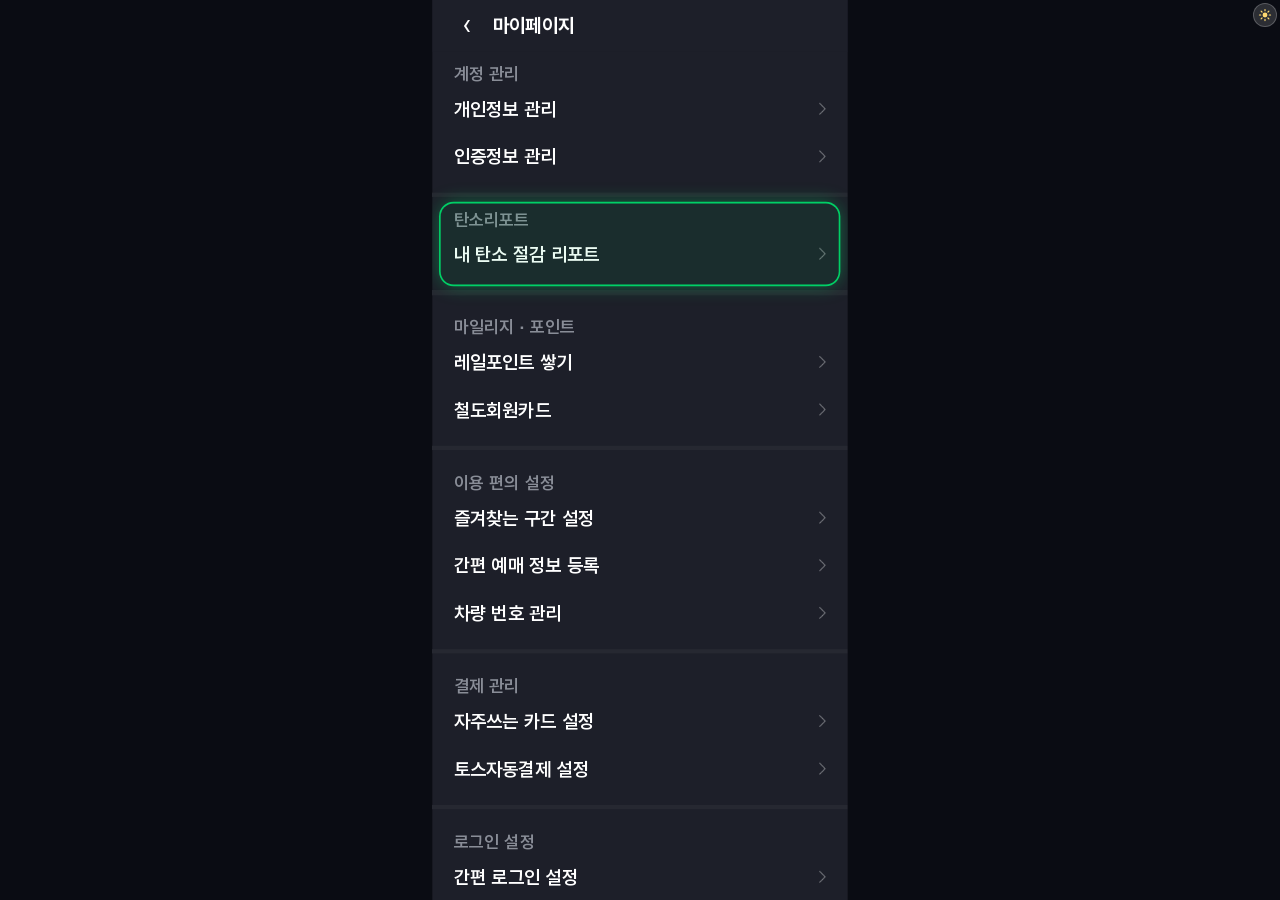
<file: mypage.html>
<!DOCTYPE html>
<html lang="ko">
<head>
<meta charset="utf-8">
<meta name="viewport" content="width=device-width,initial-scale=1,viewport-fit=cover">
<title>코레일플러스 — 마이페이지</title>
<link rel="stylesheet" href="app.css">
<script src="fit.js"></script>
<script src="theme.js"></script>
</head>
<body data-demo="on">
<script src="transition.js"></script>
<div class="app mypage">

  <header class="appbar-sub">
    <a class="back" href="allmenu.html" data-transition="fade">‹</a>
    <h1>마이페이지</h1>
  </header>

  <main class="scroll">

    <div class="sec">계정 관리</div>
    <a class="item">개인정보 관리<img src="img/chevron.png" alt=""></a>
    <a class="item">인증정보 관리<img src="img/chevron.png" alt=""></a>
    <div class="hr"></div>

    <!-- ★ 신규: 탄소리포트 -->
    <div class="carbon" style="position:relative;">
      <div class="sec">탄소리포트</div>
      <a class="item" href="carbon-report.html" data-transition="fade">내 탄소 절감 리포트<img src="img/chevron.png" alt=""></a>
    </div>
    <div class="hr"></div>

    <div class="sec">마일리지 ∙ 포인트</div>
    <a class="item">레일포인트 쌓기<img src="img/chevron.png" alt=""></a>
    <a class="item">철도회원카드<img src="img/chevron.png" alt=""></a>
    <div class="hr"></div>

    <div class="sec">이용 편의 설정</div>
    <a class="item">즐겨찾는 구간 설정<img src="img/chevron.png" alt=""></a>
    <a class="item">간편 예매 정보 등록<img src="img/chevron.png" alt=""></a>
    <a class="item">차량 번호 관리<img src="img/chevron.png" alt=""></a>
    <div class="hr"></div>

    <div class="sec">결제 관리</div>
    <a class="item">자주쓰는 카드 설정<img src="img/chevron.png" alt=""></a>
    <a class="item">토스자동결제 설정<img src="img/chevron.png" alt=""></a>
    <div class="hr"></div>

    <div class="sec">로그인 설정</div>
    <a class="item">간편 로그인 설정<img src="img/chevron.png" alt=""></a>
    <a class="item">로그아웃<img src="img/chevron.png" alt=""></a>

    <div class="tail"></div>
  </main>

</div>
</body>
</html>
</file>
<file: app.css>
/* ================================================================
   코레일플러스 재현 — 공통 스타일 (반응형)
   기준 측정: 1080x2340 / density 450 / 배율 2.8125 / 논리 384dp
   고정값(여백·높이·글꼴)은 dp 그대로, 가변값(카드폭·그리드칸)은 비율
   ================================================================ */
@font-face{font-family:'PGov';src:url('fonts/pgov-regular.woff2')format('woff2');font-weight:400;font-display:swap;}
@font-face{font-family:'PGov';src:url('fonts/pgov-medium.woff2')format('woff2');font-weight:500;font-display:swap;}
@font-face{font-family:'PGov';src:url('fonts/pgov-semi_bold.woff2')format('woff2');font-weight:600;font-display:swap;}
@font-face{font-family:'PGov';src:url('fonts/pgov-bold.woff2')format('woff2');font-weight:700;font-display:swap;}

:root{
  /* 고정 — 화면 크기와 무관 */
  --gutter:19.91px;   --tap:48px;
  --appbar-h:56.18px; --tabbar-h:66.13px;
  --r-card:16px;      --r-field:12px;

  /* 색상 */
  --bg:#11131C; --card:#1D1F29; --card-alt:#202635; --field:#282E3C;
  --tabbar:#12141D; --divider:#262831; --primary:#0156D0;
  --txt:#FFF; --dim:#91939A; --dim2:#898D97; --tabdim:#707276;

  /* 타이포 */
  --fs-sm:13.51px; --lh-sm:16.36px;
  --fs-md:13.87px;
  --fs-lg:15.64px; --lh-lg:19.20px;
  --fs-xl:16px;
  --fs-2xl:17.78px; --lh-2xl:21.33px;
  --fs-3xl:19.91px;
  --fs-4xl:23.47px; --lh-4xl:32px;
}

*{margin:0;padding:0;box-sizing:border-box;-webkit-tap-highlight-color:transparent;}
html,body{height:100%;overflow:hidden;}
body{position:fixed;inset:0;}
body{background:#0A0C13;color:var(--txt);font-family:'PGov',sans-serif;
     -webkit-font-smoothing:antialiased;word-break:keep-all;}
img{display:block;}
a{text-decoration:none;color:inherit;}

/* ── 앱 프레임: 폭에 따라 늘어나되 데스크톱에선 폰 크기 유지 ── */
/* 기준 384dp 레이아웃을 통째로 배율 조정 → 모든 기기에서 동일 비율 */
.app{position:absolute;left:50%;top:0;
     width:var(--vw,384px);height:var(--vh,100dvh);
     transform:translateX(-50%) scale(var(--s,1));
     transform-origin:top center;
     display:flex;flex-direction:column;overflow:hidden;
     background:var(--bg);}
.app.home{background:var(--bg) url('img/bg_home.png') no-repeat top center;
          background-size:100% auto;}

/* ── 헤더 ── */
.appbar{flex:none;height:var(--appbar-h);display:flex;align-items:center;
        gap:6.75px;padding:0 var(--gutter);z-index:20;
        background:#0D1220;}
.app.menu .appbar{background:var(--bg);}
.appbar .logo{width:102.76px;}
.appbar .spacer{flex:1;}
.appbar .pill{width:61.16px;margin-right:6.7px;}
.appbar .hic{width:39.11px;}

/* ── 스크롤 영역 ── */
.scroll{flex:1;overflow-y:auto;overscroll-behavior:contain;position:relative;
        padding:0 var(--gutter);}
.scroll::-webkit-scrollbar{display:none;}
.tail{height:44px;}

/* ── 제목 ── */
.title{margin-top:8.17px;font-size:var(--fs-4xl);line-height:var(--lh-4xl);font-weight:700;}

/* ── 카드 공통 ── */
.card{background:var(--card);border-radius:var(--r-card);}

/* ── 검색 카드 ── */
.search{margin-top:12.09px;background:var(--card-alt);overflow:hidden;padding-top:28.09px;}
.stations{display:flex;align-items:center;padding:0 16px;}
.st{flex:1;min-width:0;height:var(--tap);display:flex;flex-direction:column;
    align-items:center;justify-content:space-between;}
.st .lb{font-size:var(--fs-md);line-height:var(--lh-sm);font-weight:500;color:var(--dim);}
.st .nm{position:relative;font-size:var(--fs-3xl);line-height:23.82px;font-weight:700;}
.st .arw{position:absolute;right:-13.2px;bottom:5.5px;width:4.98px;}
.swap{width:40.53px;flex:none;margin:0 3.9px;}

.fld{height:var(--tap);background:var(--field);border-radius:var(--r-field);
     display:flex;align-items:center;padding:0 12.09px;}
.fld .lb{flex:none;font-size:var(--fs-md);line-height:var(--lh-sm);font-weight:500;color:var(--dim);}
.fld .vl{flex:1;text-align:center;font-size:var(--fs-lg);line-height:var(--lh-lg);font-weight:700;}
.search > .fld{margin:18.58px 16px 0;}
.fld-row{display:flex;gap:8.18px;margin:4.35px 16px 0;}
.fld-row .fld{flex:1;min-width:0;}

.btns{display:flex;height:var(--tap);background:var(--primary);margin-top:13.78px;}
.btns button{flex:1;background:none;border:0;color:var(--txt);font-family:inherit;
             font-size:var(--fs-xl);line-height:var(--lh-lg);font-weight:700;cursor:pointer;}
.btns button+button{border-left:1px solid rgba(255,255,255,.22);}

/* ── 배너 ── */
.banner{width:100%;border-radius:8px;margin-top:19.91px;}

/* ── 아이콘 셀 (정기권 행 · 서비스 그리드 공용) ── */
.cell{display:flex;flex-direction:column;align-items:center;cursor:pointer;}
.cell .ic{height:26px;display:flex;align-items:flex-end;justify-content:center;}
.cell .lb{margin-top:5.7px;font-size:var(--fs-md);line-height:var(--lh-sm);font-weight:600;
          white-space:nowrap;}

.quick{margin-top:19.92px;padding:16px 8.18px;
       display:grid;grid-template-columns:repeat(3,1fr);}
.quick .cell .lb{font-size:var(--fs-xl);line-height:var(--lh-lg);}

.grid{margin-top:12.09px;padding:18.13px 12.09px 16.4px;
      display:grid;grid-template-columns:repeat(4,1fr);row-gap:32.14px;}

/* ── 하단 2카드 ── */
.duo{display:flex;gap:8.18px;margin-top:19.91px;}
.duo .tile{flex:1;min-width:0;padding:19.55px 16px 20px;display:flex;flex-direction:column;}
.tile .tic{width:48px;height:48px;border-radius:14px;}
.tile .tt{margin-top:22.22px;font-size:var(--fs-2xl);line-height:var(--lh-2xl);font-weight:700;}
.tile .td{margin-top:2px;font-size:var(--fs-sm);line-height:18.3px;font-weight:400;color:var(--dim2);}

/* ── 탭바 ── */
.tabbar{flex:none;height:var(--tabbar-h);background:var(--tabbar);
        display:flex;padding:0 3.91px;z-index:20;}
.tab{flex:1;min-width:0;display:flex;flex-direction:column;align-items:center;
     padding-top:10.31px;color:var(--tabdim);}
.tab img{width:28.44px;}
.tab .on-i{display:none;}
.tab.on .on-i{display:block;}
.tab.on .off-i{display:none;}
.tab.on::before{content:'';position:absolute;top:0;width:72.18px;height:2.5px;
                background:var(--primary);border-radius:0 0 2px 2px;}
.tab{position:relative;}
.tab span{margin-top:3.16px;font-size:var(--fs-sm);line-height:var(--lh-sm);font-weight:500;
          white-space:nowrap;}
.tab.on{color:var(--txt);}

/* ── 시연용 신규 항목 강조 ── */
.cell.new,.carbon{position:relative;}
body[data-demo="on"] .cell.new::before{
  content:'';position:absolute;left:50%;translate:-50% 0;top:-9px;
  width:calc(100% + 16px);height:calc(100% + 18px);border-radius:12px;
  box-shadow:0 0 0 1.5px var(--primary),0 0 18px rgba(1,86,208,.55);
  background:rgba(1,86,208,.10);animation:pulse 1.8s ease-in-out infinite;}
@keyframes pulse{0%,100%{opacity:.5}50%{opacity:1}}

/* ═══ 마이페이지 ═══ */
.appbar-sub{flex:none;height:var(--tap);display:flex;align-items:center;
            padding:0 var(--gutter);gap:12px;background:var(--card);}
.appbar-sub .back{width:24.18px;height:24.18px;display:flex;align-items:center;
                  justify-content:center;font-size:26px;line-height:1;font-weight:400;}
.appbar-sub h1{font-size:var(--fs-2xl);line-height:var(--lh-2xl);font-weight:700;}

.mypage{background:var(--card);background-image:none;}
.app.menu{background:var(--bg);background-image:none;}
.mypage .scroll{padding:0;}
.sec{padding:0 var(--gutter);margin-top:11.38px;
     font-size:var(--fs-xl);line-height:var(--lh-lg);font-weight:600;color:var(--dim2);}
.sec:first-child{margin-top:11.38px;}
.item{display:flex;align-items:center;justify-content:space-between;
      height:44.09px;padding:0 var(--gutter);
      font-size:17.42px;font-weight:600;color:var(--txt);}
.item img{width:6.4px;}
.hr{height:4.26px;background:var(--divider);margin-top:11.38px;}
.hr + .sec{margin-top:20.8px;}

body[data-demo="on"] .carbon::before{
  content:'';position:absolute;left:8px;right:8px;top:-6px;bottom:-6px;
  border-radius:12px;pointer-events:none;
  box-shadow:0 0 0 1.5px #00D066,0 0 18px rgba(0,208,102,.45);
  background:rgba(0,208,102,.08);animation:pulse 1.8s ease-in-out infinite;}


/* ════════ 전체메뉴 ════════ */
.appbar.am h1{font-size:19.91px;line-height:24.18px;font-weight:700;}
.am-scroll{padding:0;}

.profile{display:flex;align-items:flex-start;justify-content:space-between;
         padding:20.63px var(--gutter) 0;}
.pname{font-size:18.84px;line-height:20.62px;font-weight:700;}
.pid{margin-top:6px;font-size:14.22px;line-height:17.07px;font-weight:500;color:#C7C9D0;
     display:flex;align-items:center;gap:6px;}
.pid .copy{width:11px;height:12px;border:1.2px solid #7D828D;border-radius:2px;
           box-shadow:2.5px -2.5px 0 -1.2px var(--bg),2.5px -2.5px 0 0 #7D828D;}
.pmy{display:flex;align-items:center;gap:8px;
     padding:8px 12px;margin:-6px -12px -8px -12px;
     font-size:15.29px;line-height:19.2px;font-weight:500;color:#C7C9D0;}
.pmy img{width:6.4px;}

.stat{display:flex;margin:22px var(--gutter) 0;}
.stat .s{flex:1;min-width:0;padding-left:0;}
.stat .s+.s{border-left:1px solid #2A2C35;padding-left:16px;}
.stat .k{display:flex;align-items:center;gap:7px;font-size:14.22px;line-height:17.07px;
         font-weight:500;color:#C7C9D0;}
.stat .k img{width:6.4px;}
.stat .v{display:block;margin-top:6px;font-size:17.78px;line-height:21.33px;font-weight:700;}

.svc{margin:30.9px var(--gutter) 0;padding:16.4px 16.36px 20px;}
.svchead{display:flex;align-items:center;justify-content:space-between;}
.svchead > span{font-size:var(--fs-xl);line-height:var(--lh-lg);font-weight:600;}
.svchead .more{display:flex;align-items:center;gap:8px;
               font-size:var(--fs-sm);line-height:var(--lh-sm);font-weight:500;color:var(--dim2);}
.svchead .more img{width:6.4px;}
.svcgrid{margin-top:20.5px;display:grid;grid-template-columns:1fr 1fr;row-gap:29.16px;}   /* 행 간격 실측 136px(dump) = 줄 19.2 + 29.16 */
.si{display:flex;align-items:center;gap:0;
    font-size:var(--fs-lg);line-height:var(--lh-lg);font-weight:500;}   /* 잉크량 비교: 500 오차 3~4% / 600 오차 17~19% */
/* 아이콘 칸 — 실제 앱은 아이콘 자리 폭이 고정(칸 왼쪽 101 → 글자 225, 124px)이라 글자 시작선이 일정하다.
   이미지는 그 자리 전체(124×108px, 행 중심 기준)를 잘라낸 것이라 아이콘 위치까지 원본 그대로.
   위아래 음수 여백으로 행 높이는 글자 줄 높이(19.2px)를 유지 → row-gap 실측값 그대로 맞는다. */
.si img{width:44.09px;height:38.4px;margin:-9.6px 0;flex:none;}

.band{height:8.06px;background:#090B14;margin-top:19.91px;}
.grp{margin:28.3px var(--gutter) 0;font-size:19.91px;line-height:24.18px;font-weight:700;}
.grp + .row{margin-top:17.96px;}

.row{display:flex;align-items:center;height:48px;padding:0 var(--gutter);
     font-size:17.42px;line-height:21.33px;font-weight:600;color:var(--txt);}
.row > img{width:6.4px;margin-left:auto;flex:none;}
.row > img.ext{width:16.71px;}
.row .sub{margin-left:auto;margin-right:12px;font-size:var(--fs-sm);line-height:var(--lh-sm);
          font-weight:500;color:var(--dim2);white-space:nowrap;}
.row .sub.ver{margin-right:0;}
.row .sw{margin-left:auto;width:44px;height:26px;border-radius:13px;background:#393D46;
         position:relative;flex:none;}
.row .sw::after{content:'';position:absolute;top:3px;left:3px;width:20px;height:20px;
                border-radius:50%;background:#fff;transition:.2s;}
.row .sw.on{background:var(--primary);}
.row .sw.on::after{left:21px;}

.duo2{display:flex;gap:8.18px;margin:17.96px var(--gutter) 8px;}
.cs{flex:1;min-width:0;height:48px;background:var(--card);border-radius:12px;
    display:flex;align-items:center;justify-content:center;gap:8.5px;
    font-size:var(--fs-md);line-height:var(--lh-sm);font-weight:600;}


/* ── 페이지 전환 애니메이션 (transition.js 가 body 에 토글) ── */
.fade-leave { opacity: 0; transition: opacity .15s ease; }
.fade-enter { opacity: 0; }
.fade-enter-active { opacity: 1; transition: opacity .15s ease; }

@media (prefers-reduced-motion: reduce) {
  .fade-leave, .fade-enter, .fade-enter-active {
    transition: none;
  }
}

/* ── 시연용 클릭 유도 (탭 / 리스트 행) ── */
body[data-demo="on"] .tab.cue::after,
body[data-demo="on"] .cue-row::after{
  content:'';position:absolute;border-radius:10px;pointer-events:none;
  box-shadow:0 0 0 1.5px var(--primary),0 0 16px rgba(1,86,208,.5);
  background:rgba(1,86,208,.10);
  animation:pulse 1.8s ease-in-out infinite;}
body[data-demo="on"] .tab.cue::after{left:2px;right:2px;top:4px;bottom:4px;}
body[data-demo="on"] .cue-row{position:relative;}
body[data-demo="on"] .cue-row::after{left:0;right:0;top:0;bottom:0;}


/* ════════════════════════════════════════════════════════════════
   라이트 모드 — <html data-theme="light"> (theme.js 가 토글)
   색·배경만 바꾼다. 여백·크기·글꼴 등 레이아웃 값은 다크와 100% 동일.
   값은 asset/light_mode/ 실제 앱 스크린샷(1080×2340, JPG) 실측 —
   배경은 영역 중앙값, 글자는 획 픽셀 중앙값. 상태바·내비게이션바는 제외.
   ⚠️ 스크린샷은 Display P3 색 공간으로 저장돼 있다. 숫자를 그대로 읽으면 채도 높은 색(파랑)이
      탁하게 나오므로 반드시 sRGB 로 변환한 뒤 잰다(예: 버튼 P3 #3567EA → sRGB #1E68F3).
   테두리는 레이아웃에 영향이 없도록 border 대신 inset box-shadow 로 그린다.
   ════════════════════════════════════════════════════════════════ */
[data-theme="light"]{
  --bg:#FFFFFF;        /* 전체메뉴·마이페이지 바탕 */
  --card:#FFFFFF;      /* 홈 카드 */
  --card-alt:#FFFFFF;  /* 검색 카드 (아래 .search 에서 위쪽 옅은 하늘색 그라데이션 추가) */
  --field:#EAF5FF;     /* 가는날·인원·좌석 칸 */
  --tabbar:#FDFDFD;
  --divider:#F6F6F6;   /* 마이페이지 섹션 구분 띠 */
  --primary:#1E68F3;   /* 간편 예매/열차 조회 버튼, 교환 원, 탭 표시줄 */
  --txt:#0F131B;
  --dim:#6A6E76;       /* 출발역·가는날 등 라벨 */
  --dim2:#707175;      /* 마이페이지 섹션 제목, 홈 타일 설명 */
  --tabdim:#717075;
}
[data-theme="light"] body{background:#EAEFF9;}
/* 홈: 파란 하늘 위 제목과 버튼 글자는 흰색(실제 앱) — 다크의 --txt(흰색)를 그대로 쓰던 자리 */
[data-theme="light"] .app.home .title,
[data-theme="light"] .btns button{color:#FFFFFF;}
/* 홈: 하늘 그라데이션 배경 — 라이트 스크린샷에서 로고·아이콘·제목·카드를 지우고 상태바(96px)를
   잘라낸 것. 실제 앱처럼 헤더와 "어디로 떠나볼까요?" 줄이 한 장의 배경으로 이어지도록
   홈 헤더는 투명하게 둔다(다크는 헤더 단색 유지). */
[data-theme="light"] .app.home{background-image:url('img/light/bg_home.png?v=20261004');background-color:#EAEFF9;}
[data-theme="light"] .app.home .appbar{background:transparent;}
[data-theme="light"] .app.menu .appbar{background:var(--bg);}
/* 검색 카드 세로 그라데이션 — 실제 카드 좌측 여백 열을 40px 간격으로 잰 값.
   위치(%)는 버튼까지 포함한 카드 전체 높이 기준(버튼 영역은 버튼 색이 덮는다) */
[data-theme="light"] .search{background:linear-gradient(180deg,#F2F8FF 0%,#F2F8FF 17%,#F4F8FE 34%,#F5F9FF 40%,#F6FAFF 46%,#F6FBFE 51%,#FAFBFF 57%,#FBFCFE 70%,#FCFDFF 80%);}
[data-theme="light"] .fld .lb{color:#656E77;}   /* 입력칸 라벨은 출발역 라벨(--dim)보다 살짝 푸른 회색 */
[data-theme="light"] .fld{box-shadow:inset 0 0 0 1px #CAD3DA;}
/* 전체메뉴 */
[data-theme="light"] .pid,
[data-theme="light"] .pmy,
[data-theme="light"] .stat .k{color:#414246;}
[data-theme="light"] .pid .copy{border-color:#707176;box-shadow:2.5px -2.5px 0 -1.2px var(--bg),2.5px -2.5px 0 0 #707176;}
[data-theme="light"] .stat .s+.s{border-left-color:#DBDCDE;}
[data-theme="light"] .app.menu .svc{background:#F8F7FD;}   /* 홈 카드는 흰색, 전체 서비스 박스만 옅은 회색 */
[data-theme="light"] .svchead .more{color:#3F4045;}
[data-theme="light"] .band{background:#F8F7FD;}
[data-theme="light"] .row .sub{color:#414246;}
[data-theme="light"] .row .sw{background:#D5D8DE;}
[data-theme="light"] .row .sw.on{background:var(--primary);}
[data-theme="light"] .cs{background:#FFFFFF;box-shadow:inset 0 0 0 1px #DBDCDE;}
/* 시연용 강조 — 라이트 파랑에 맞춤 */
[data-theme="light"] body[data-demo="on"] .cell.new::before,
[data-theme="light"] body[data-demo="on"] .tab.cue::after,
[data-theme="light"] body[data-demo="on"] .cue-row::after{
  box-shadow:0 0 0 1.5px var(--primary),0 0 16px rgba(30,104,243,.35);background:rgba(30,104,243,.08);}
</file>
